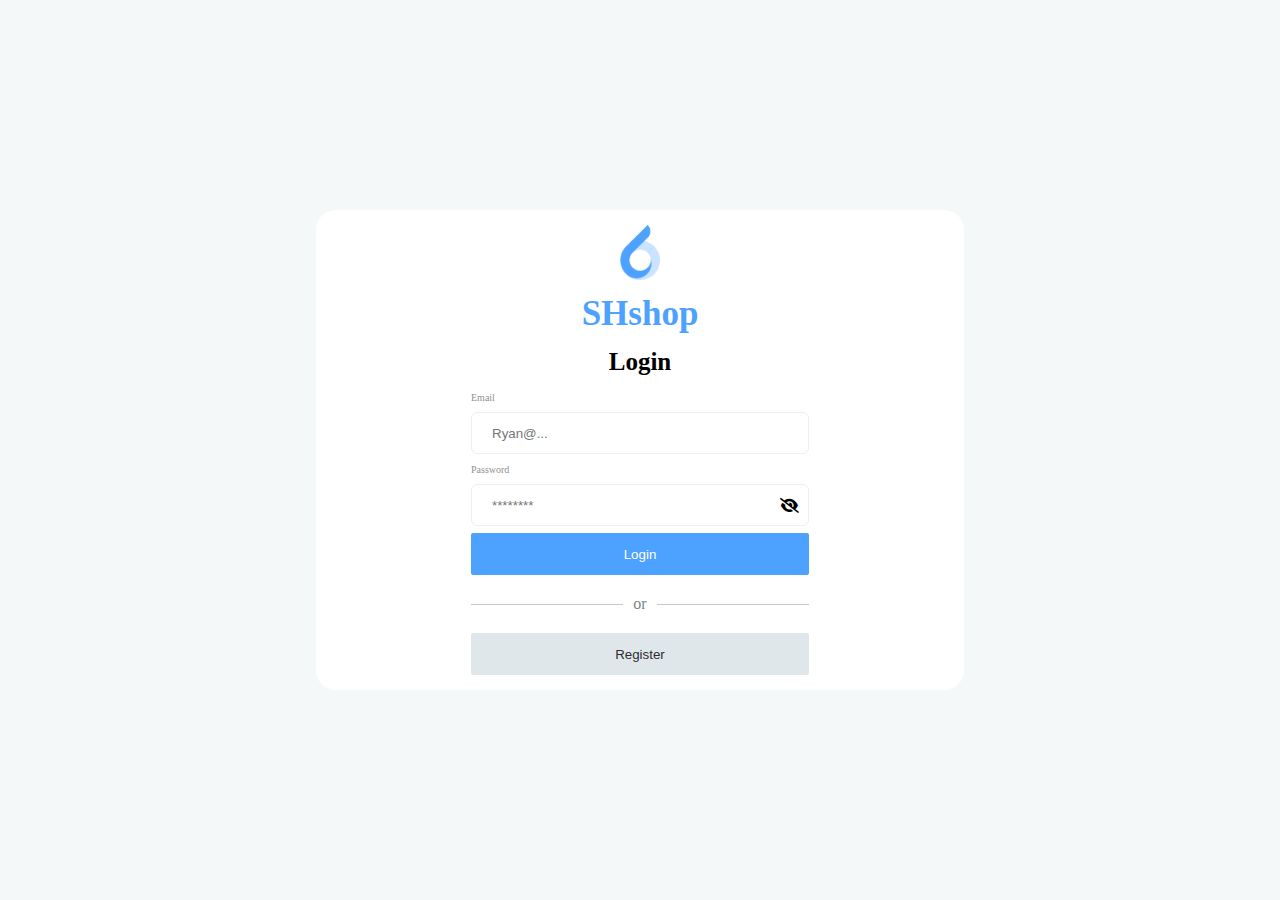
<file: src/pages/login/index.html>
<!DOCTYPE html>
<html lang="en">
  <head>
    <meta charset="UTF-8" />
    <meta http-equiv="X-UA-Compatible" content="IE=edge" />
    <meta name="viewport" content="width=device-width, initial-scale=1.0" />

    <link rel="stylesheet" href="./style.css" />
    <link rel="stylesheet" href="../../shared/styles/all.min.css" />
    <link
      rel="icon"
      type="image/x-icon"
      href="../../../public/images/brand-icon.ico"
    />
    <title>SHshop</title>
  </head>
  <body>
    <div class="login-page-ctn">
      <div class="login-box-ctn">
        <div class="brand-logo-ctn centred">
          <img
            class="brand-logo"
            src="../../../public/images/brand-logo.png"
            alt=""
          />
        </div>
        <div class="brand-name centred">SHshop</div>
        <div class="login-title-box centred">
          <span>Login</span>
        </div>
        <div class="login-fields-box-ctn centred">
          <form action="">
            <div class="text-field lefty"><label for="">Email</label></div>
            <div class="input-field">
              <input
                required
                type="email"
                class="field fully"
                placeholder="Ryan@..."
              />
            </div>
            <div class="text-field lefty"><label for="">Password</label></div>
            <div class="input-field input-pass">
              <input
                required
                type="password"
                name=""
                id=""
                class="field fully"
                placeholder="********"
              />
              <i class="fa-solid fa-eye-slash pass-icon"></i>
            </div>
            <div class="btn-ctn">
              <a href="../overview"
                ><button type="button" class="btn login-btn fully">Login</button></a
              >
            </div>
            <div class="divider-ctn">
              <div class="divider-line"></div>
              <div class="divider-text">or</div>
              <div class="divider-line"></div>
            </div>
            <div class="btn-ctn">
              <a href="../register">
                <button type="button" class="btn register-btn fully">
                  Register
                </button>
              </a>
            </div>
          </form>
        </div>
      </div>
    </div>
  </body>
</html>
</file>
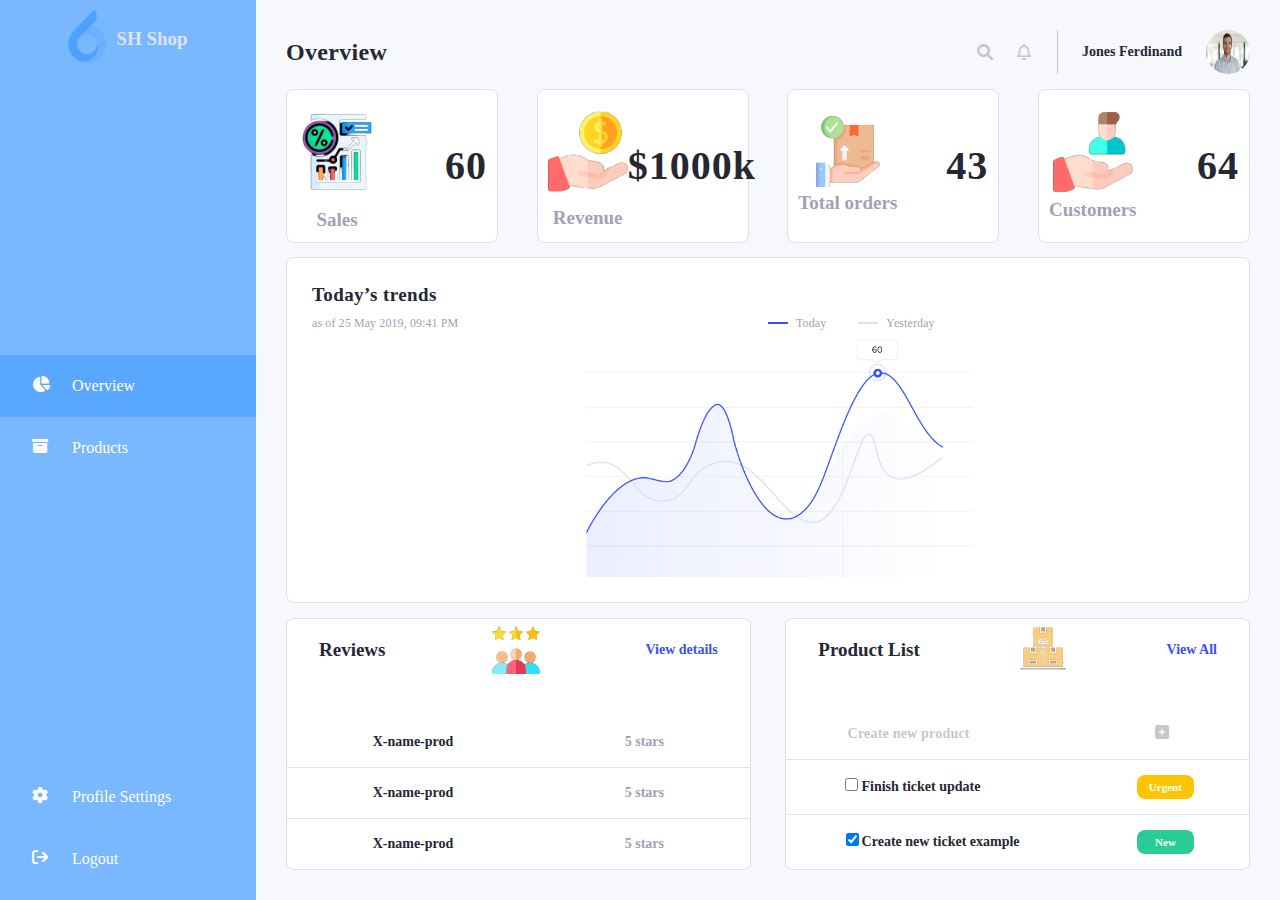
<file: src/pages/overview/index.html>
<!DOCTYPE html>
<html lang="en">
  <head>
    <meta charset="UTF-8" />
    <meta http-equiv="X-UA-Compatible" content="IE=edge" />
    <meta name="viewport" content="width=device-width, initial-scale=1.0" />
    <title>SHshop</title>
    <link rel="stylesheet" href="./style.css" />
    <link rel="stylesheet" href="../../shared/styles/all.min.css" />
  </head>
  <body>
    <div class="page-ctn fully">
      <!-- START SIDE BAR -->
      <div class="side-bar">
        <div class="brand-info centred">
          <div class="brand-logo-ctn">
            <img
              class="brand-logo"
              src="../../../public/images/brand-logo.png"
              alt=""
            />
          </div>
          <div class="brand-name">SH Shop</div>
        </div>

        <div class="entities-items">
          <a href="../overview" class="item selected">
            <div class="item-icon"><i class="fa-solid fa-chart-pie"></i></div>
            <div class="item-name">Overview</div>
          </a>

          <a href="../products/list/" class="item">
            <div class="item-icon"><i class="fa-solid fa-box-archive"></i></div>
            <div class="item-name">Products</div>
          </a>
        </div>

        <div class="account-items">
          <a href="../profile-settings" class="item">
            <div class="item-icon"><i class="fa-solid fa-gear"></i></div>
            <div class="item-name">Profile Settings</div>
          </a>
          <a href="../login" class="item">
            <div class="item-icon">
              <i class="fa-solid fa-arrow-right-from-bracket"></i>
            </div>

            <div class="item-name">Logout</div>
          </a>
        </div>
      </div>
      <!-- END SIDE BAR -->
      <!-- START CONTENT -->
      <div class="page-content">
        <div class="content-header">
          <div class="header-title">Overview</div>
          <div class="header-elements">
            <div class="header-icon">
              <i class="fa-solid fa-magnifying-glass"></i>
            </div>
            <div class="header-icon"><i class="fa-regular fa-bell"></i></div>
            <div class="divider"></div>
            <div class="user-name">Jones Ferdinand</div>
            <img
              class="profile-image"
              src="../../../public/images/profile-image.jpg"
              alt=""
            />
          </div>
        </div>
        <div class="cards-list-ctn">
          <div class="card">
            <div class="card-icon centred">
              <img
                class="icon"
                src="../../../public/images/sales-icon.png"
                alt=""
              />
              <div class="icon-title">Sales</div>
            </div>
            <div class="value">60</div>
          </div>

          <div class="card">
            <div class="card-icon centred">
              <img
                class="icon"
                src="../../../public/images/revenue-icon.png"
                alt=""
              />
              <div class="icon-title">Revenue</div>
            </div>
            <div class="value">$1000k</div>
          </div>

          <div class="card">
            <div class="card-icon centred">
              <img
                class="icon"
                src="../../../public/images/total-orders-icon.png"
                alt=""
              />
              <div class="icon-title">Total orders</div>
            </div>
            <div class="value">43</div>
          </div>

          <div class="card">
            <div class="card-icon centred">
              <img
                class="icon"
                src="../../../public/images/customers-icon.png"
                alt=""
              />
              <div class="icon-title">Customers</div>
            </div>
            <div class="value">64</div>
          </div>
        </div>

        <div class="stats-section-ctn">
          <div class="section-title">Today’s trends</div>
          <div class="stats-info">
            <div class="Stats-date">as of 25 May 2019, 09:41 PM</div>
            <div class="days-ctn">
              <div class="day">
                <div class="color" id="today"></div>
                <div class="day">Today</div>
              </div>
              <div class="day">
                <div class="color" id="yesterday"></div>
                <div class="day">Yesterday</div>
              </div>
            </div>
          </div>

          <div class="stats-image-ctn centred">
            <img
              src="../../../public/images/stats-image.png"
              alt=""
              class="stats-image"
            />
          </div>
        </div>

        <div class="reviews-products-section">
          <div class="box">
            <div class="box-header">
              <div class="box-title">Reviews</div>
              <img
                class="box-icon"
                src="../../../public/images/reviews-icon.png"
                alt=""
              />
              <div class="box-message">View details</div>
            </div>

            <div class="box-content">
              <div class="box-row">
                <div class="row-lef-text">X-name-prod</div>
                <div class="row-right-text">5 stars</div>
              </div>
              <div class="box-row">
                <div class="row-lef-text">X-name-prod</div>
                <div class="row-right-text">5 stars</div>
              </div>
              <div class="box-row">
                <div class="row-lef-text">X-name-prod</div>
                <div class="row-right-text">5 stars</div>
              </div>
            </div>
          </div>
          <div class="box">
            <div class="box-header">
              <div class="box-title">Product List</div>
              <img
                class="box-icon"
                src="../../../public/images/products-list-icon.png"
                alt=""
              />
              <div class="box-message">View All</div>
            </div>

            <div class="box-content">
              <div class="box-row">
                <div class="row-lef-text">Create new product</div>
                <div class="row-icon">
                  <i class="fa-solid fa-square-plus"></i>
                </div>
              </div>
              <div class="box-row">
                <div class="row-lef-text">
                  <input type="checkbox" />Finish ticket update
                </div>
                <div class="row-state centred" id="urgent">Urgent</div>
              </div>
              <div class="box-row">
                <div class="row-lef-text">
                  <input type="checkbox" checked name="" id="" />Create new
                  ticket example
                </div>
                <div class="row-state centred" id="new">New</div>
              </div>
            </div>
          </div>
        </div>
      </div>
      <!-- END CONTENT -->
    </div>
  </body>
</html>
</file>
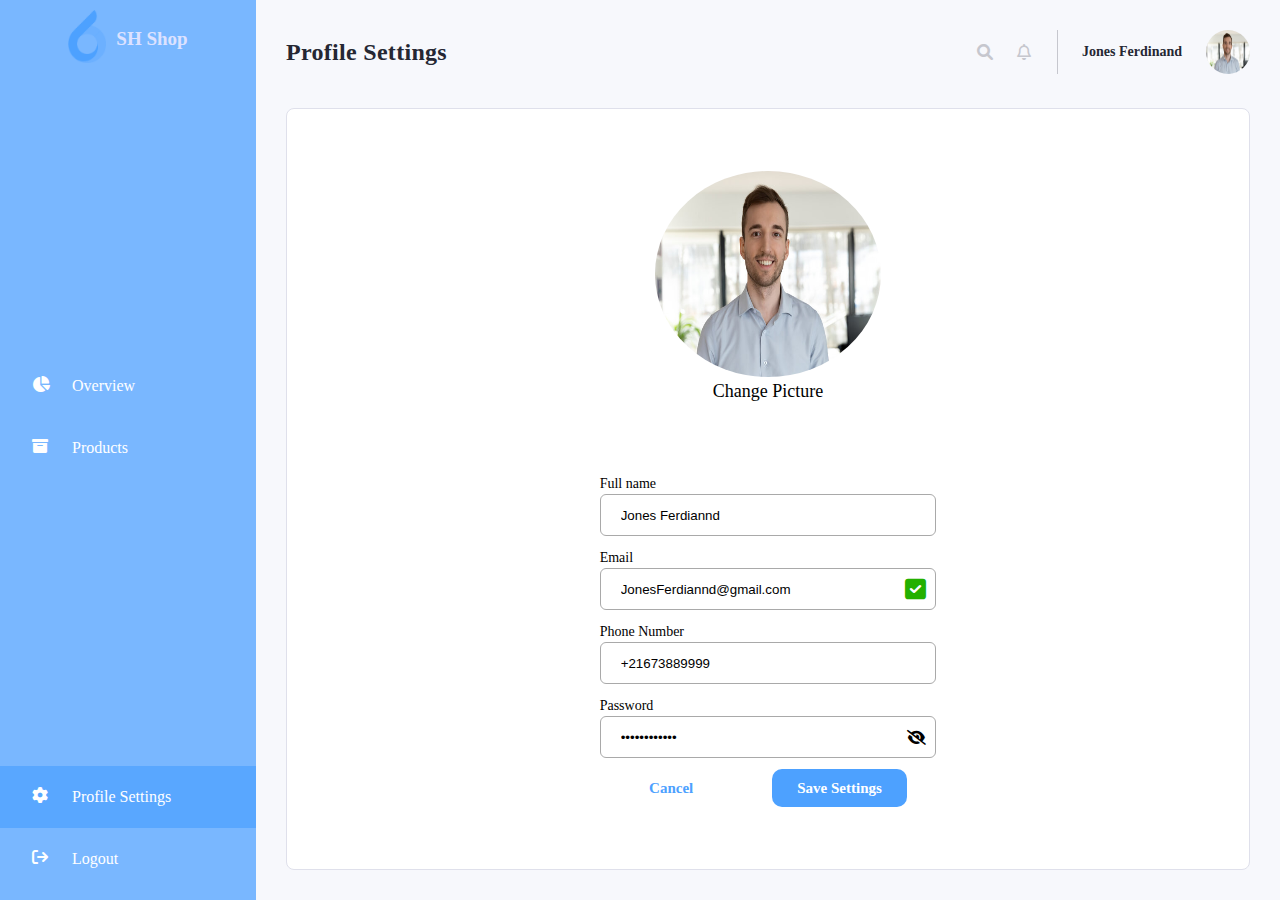
<file: src/pages/profile-settings/index.html>
<!DOCTYPE html>
<html lang="en">
  <head>
    <meta charset="UTF-8" />
    <meta http-equiv="X-UA-Compatible" content="IE=edge" />
    <meta name="viewport" content="width=device-width, initial-scale=1.0" />
    <title>SHshop</title>
    <link rel="stylesheet" href="./style.css" />
    <link rel="stylesheet" href="../../shared/styles/all.min.css" />
  </head>
  <body>
    <div class="page-ctn fully">
      <!-- START SIDE BAR -->
      <div class="side-bar">
        <div class="brand-info centred">
          <div class="brand-logo-ctn">
            <img
              class="brand-logo"
              src="../../../public/images/brand-logo.png"
              alt=""
            />
          </div>
          <div class="brand-name">SH Shop</div>
        </div>

        <div class="entities-items">
          <a href="../overview" class="item">
            <div class="item-icon centred">
              <i class="fa-solid fa-chart-pie"></i>
            </div>
            <div class="item-name">Overview</div>
          </a>

          <a href="../products/list" class="item">
            <div class="item-icon"><i class="fa-solid fa-box-archive"></i></div>
            <div class="item-name">Products</div>
          </a>
        </div>

        <div class="account-items">
          <a href="../profile-settings" class="item selected">
            <div class="item-icon"><i class="fa-solid fa-gear"></i></div>
            <div class="item-name">Profile Settings</div>
          </a>
          <a href="../login" class="item">
            <div class="item-icon">
              <i class="fa-solid fa-arrow-right-from-bracket"></i>
            </div>

            <div class="item-name">Logout</div>
          </a>
        </div>
      </div>
      <!-- END SIDE BAR -->
      <!-- START CONTENT -->
      <div class="page-content">
        <div class="content-header">
          <div class="header-title">Profile Settings</div>
          <div class="header-elements">
            <div class="header-icon">
              <i class="fa-solid fa-magnifying-glass"></i>
            </div>
            <div class="header-icon"><i class="fa-regular fa-bell"></i></div>
            <div class="divider"></div>
            <div class="user-name">Jones Ferdinand</div>
            <img
              class="profile-image"
              src="../../../public/images/profile-image.jpg"
              alt=""
            />
          </div>
        </div>

        <div class="profile-info-box-ctn">
          <div class="profile-image-ctn centred">
            <img
              class="profile-image"
              src="../../../public/images/profile-image.jpg"
              alt=""
            />
            <div class="edit-image-message">Change Picture</div>
          </div>

          <form action="" class="edit-profile-form">
            <div class="text-field lefty"><label for="">Full name</label></div>
            <div class="input-field">
              <input
                required
                type="text"
                value="Jones Ferdiannd"
                class="field fully"
              />
            </div>
            <div class="text-field lefty"><label for="">Email</label></div>
            <div class="input-field input-with-icon">
              <input
                required
                type="email"
                class="field fully"
                value="JonesFerdiannd@gmail.com"
              />
              <i id="tick" class="fa-solid fa-square-check icon"></i>
            </div>
            <div class="text-field lefty">
              <label for="">Phone Number</label>
            </div>
            <div class="input-field">
              <input
                required
                type="text"
                name=""
                id=""
                class="field fully"
                value="+21673889999"
              />
            </div>
            <div class="text-field lefty"><label for="">Password</label></div>
            <div class="input-field input-with-icon">
              <input
                required
                type="password"
                name=""
                id=""
                class="field fully"
                value="524658465465"
              />
              <i id="visibility" class="fa-solid fa-eye-slash icon"></i>
            </div>

            <div class="controls-row">
              <a class="btn-ctn" href="../overview">
                <button type="button" class="btn cancel-btn">Cancel</button>
              </a>
              <a class="btn-ctn" href="../overview">
                <button type="button" class="btn save-btn">
                  Save Settings
                </button>
              </a>
            </div>
          </form>
        </div>
      </div>
      <!-- END CONTENT -->
    </div>
  </body>
</html>
</file>
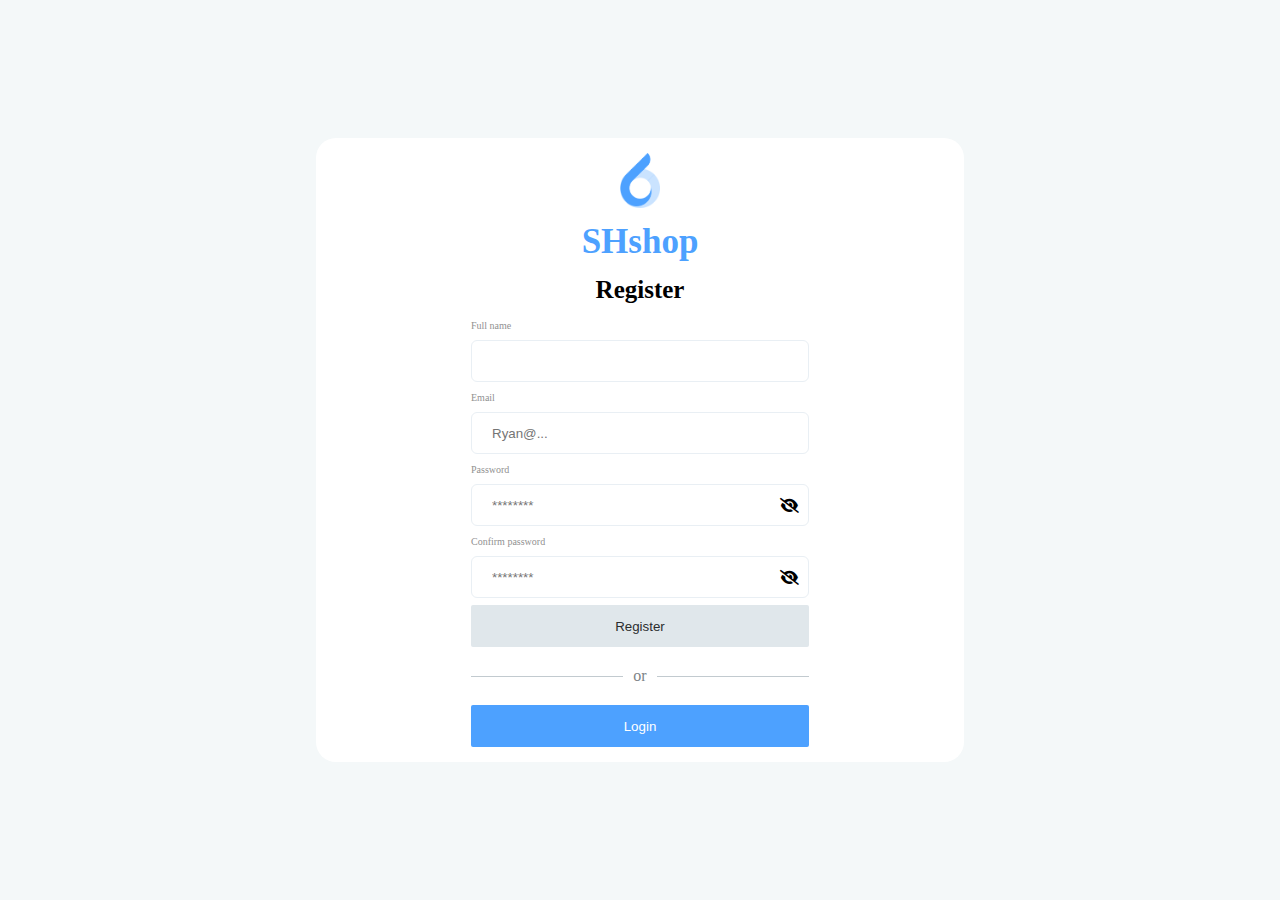
<file: src/pages/register/index.html>
<!DOCTYPE html>
<html lang="en">
  <head>
    <meta charset="UTF-8" />
    <meta http-equiv="X-UA-Compatible" content="IE=edge" />
    <meta name="viewport" content="width=device-width, initial-scale=1.0" />

    <link rel="stylesheet" href="./style.css" />
    <link rel="stylesheet" href="../../shared/styles/all.min.css" />
    <link
      rel="icon"
      type="image/x-icon"
      href="../../../public/images/brand-icon.ico"
    />
    <title>SHshop</title>
  </head>
  <body>
    <div class="registre-page-ctn">
      <div class="registre-box-ctn">
        <div class="brand-logo-ctn centred">
          <img
            class="brand-logo"
            src="../../../public/images/brand-logo.png"
            alt=""
          />
        </div>
        <div class="brand-name centred">SHshop</div>
        <div class="registre-title-box centred">
          <span>Register</span>
        </div>
        <div class="registre-fields-box-ctn centred">
          <form action="">
            <div class="text-field lefty"><label for="">Full name</label></div>
            <div class="input-field">
              <input required type="text" class="field fully" />
            </div>
            <div class="text-field lefty"><label for="">Email</label></div>
            <div class="input-field">
              <input
                required
                type="email"
                class="field fully"
                placeholder="Ryan@..."
              />
            </div>
            <div class="text-field lefty"><label for="">Password</label></div>
            <div class="input-field input-pass">
              <input
                required
                type="password"
                name=""
                id=""
                class="field fully"
                placeholder="********"
              />
              <i class="fa-solid fa-eye-slash pass-icon"></i>
            </div>
            <div class="text-field lefty">
              <label for="">Confirm password</label>
            </div>
            <div class="input-field input-pass">
              <input
                required
                type="password"
                name=""
                id=""
                class="field fully"
                placeholder="********"
              />
              <i class="fa-solid fa-eye-slash pass-icon"></i>
            </div>
            <div class="btn-ctn">
              <a href="../overview"
                ><button type="button" class="btn register-btn fully">
                  Register
                </button></a
              >
            </div>
            <div class="divider-ctn">
              <div class="divider-line"></div>
              <div class="divider-text">or</div>
              <div class="divider-line"></div>
            </div>
            <div class="btn-ctn">
              <a href="../login">
                <button type="button" class="btn login-btn fully">
                  Login
                </button></a
              >
            </div>
          </form>
        </div>
      </div>
    </div>
  </body>
</html>
</file>
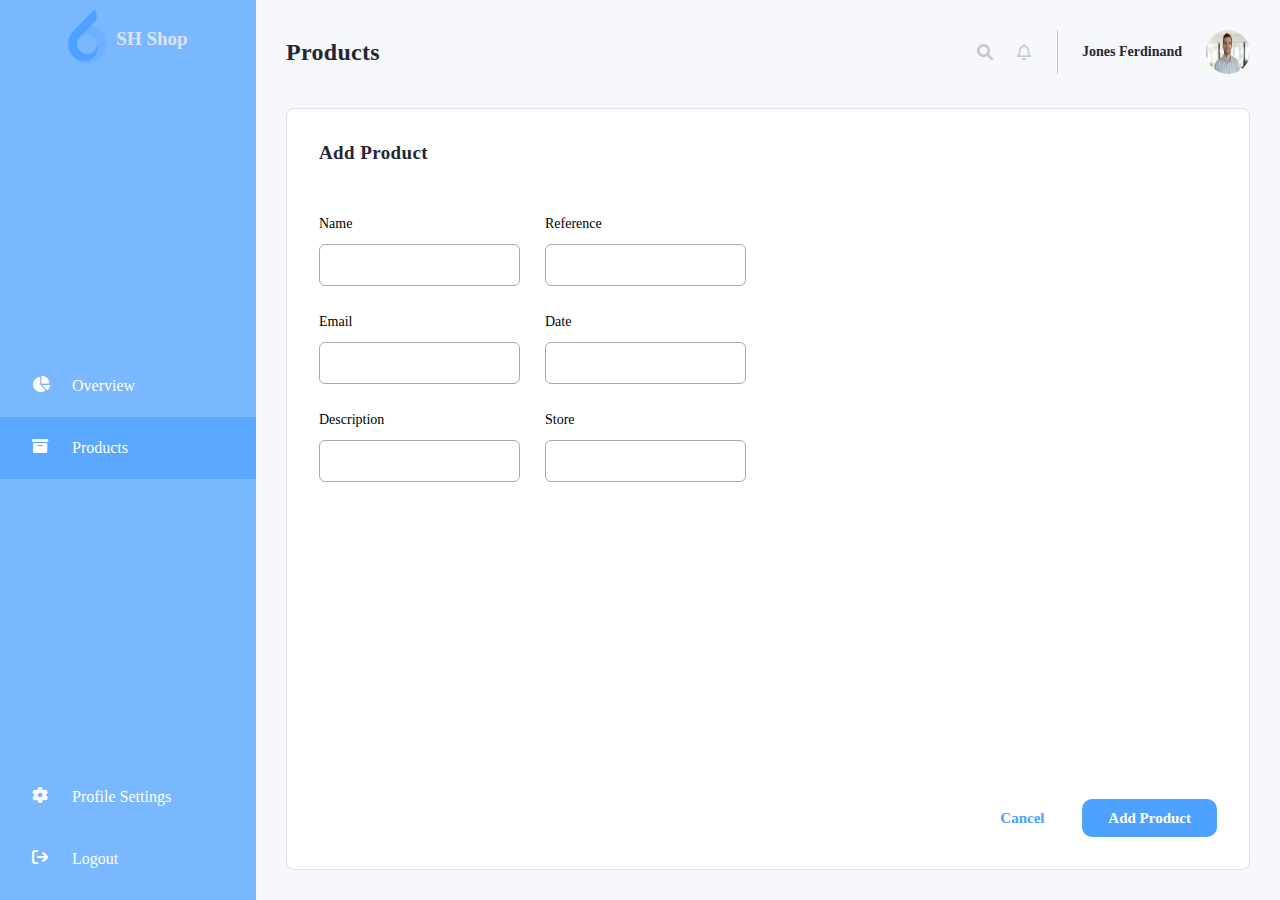
<file: src/pages/products/add/index.html>
<!DOCTYPE html>
<html lang="en">
  <head>
    <meta charset="UTF-8" />
    <meta http-equiv="X-UA-Compatible" content="IE=edge" />
    <meta name="viewport" content="width=device-width, initial-scale=1.0" />
    <title>SHshop</title>
    <link rel="stylesheet" href="./style.css" />
    <link rel="stylesheet" href="../../../shared/styles/all.min.css" />
  </head>
  <body>
    <div class="page-ctn fully">
      <!-- START SIDE BAR -->
      <div class="side-bar">
        <div class="brand-info centred">
          <div class="brand-logo-ctn">
            <img
              class="brand-logo"
              src="../../../../public/images/brand-logo.png"
              alt=""
            />
          </div>
          <div class="brand-name">SH Shop</div>
        </div>

        <div class="entities-items">
          <a href="../../overview/" class="item">
            <div class="item-icon centred">
              <i class="fa-solid fa-chart-pie"></i>
            </div>
            <div class="item-name">Overview</div>
          </a>

          <a href="../../products/list" class="item selected">
            <div class="item-icon"><i class="fa-solid fa-box-archive"></i></div>
            <div class="item-name">Products</div>
          </a>
        </div>

        <div class="account-items">
          <a href="../../profile-settings" class="item">
            <div class="item-icon"><i class="fa-solid fa-gear"></i></div>
            <div class="item-name">Profile Settings</div>
          </a>
          <a href="../../login" class="item">
            <div class="item-icon">
              <i class="fa-solid fa-arrow-right-from-bracket"></i>
            </div>

            <div class="item-name">Logout</div>
          </a>
        </div>
      </div>
      <!-- END SIDE BAR -->
      <!-- START CONTENT -->
      <div class="page-content">
        <div class="content-header">
          <div class="header-title">Products</div>
          <div class="header-elements">
            <div class="header-icon">
              <i class="fa-solid fa-magnifying-glass"></i>
            </div>
            <div class="header-icon"><i class="fa-regular fa-bell"></i></div>
            <div class="divider"></div>
            <div class="user-name">Jones Ferdinand</div>
            <img
              class="profile-image"
              src="../../../../public/images/profile-image.jpg"
              alt=""
            />
          </div>
        </div>

        <div class="section-box-ctn">
          <div class="box-start-side">
            <div class="section-title">Add Product</div>
            <form class="add-product-form">
              <div class="field-row">
                <div class="field-ctn">
                  <div class="text-field lefty"><label for="">Name</label></div>
                  <div class="input-field input-with-icon">
                    <input required type="text" class="field fully" />
                  </div>
                </div>
                <div class="field-ctn">
                  <div class="text-field lefty">
                    <label for="">Reference</label>
                  </div>
                  <div class="input-field input-with-icon">
                    <input required type="text" class="field fully" />
                  </div>
                </div>
              </div>
              <div class="field-row">
                <div class="field-ctn">
                  <div class="text-field lefty">
                    <label for="">Email</label>
                  </div>
                  <div class="input-field input-with-icon">
                    <input required type="email" class="field fully" />
                  </div>
                </div>
                <div class="field-ctn">
                  <div class="text-field lefty"><label for="">Date</label></div>
                  <div class="input-field input-with-icon">
                    <input required type="text" class="field fully" />
                  </div>
                </div>
              </div>
              <div class="field-row">
                <div class="field-ctn">
                  <div class="text-field lefty">
                    <label for="">Description</label>
                  </div>
                  <div class="input-field input-with-icon">
                    <input required type="text" class="field fully" />
                  </div>
                </div>
                <div class="field-ctn">
                  <div class="text-field lefty">
                    <label for="">Store</label>
                  </div>
                  <div class="input-field input-with-icon">
                    <input required type="text" class="field fully" />
                  </div>
                </div>
              </div>
            </form>
          </div>

          <div class="controls-row">
            <a class="btn-ctn" href="../list/">
              <button type="button" class="btn cancel-btn">Cancel</button>
            </a>
            <a class="btn-ctn" href="../list/">
              <button type="button" class="btn save-btn">Add Product</button>
            </a>
          </div>
        </div>
      </div>
      <!-- END CONTENT -->
    </div>
  </body>
</html>
</file>
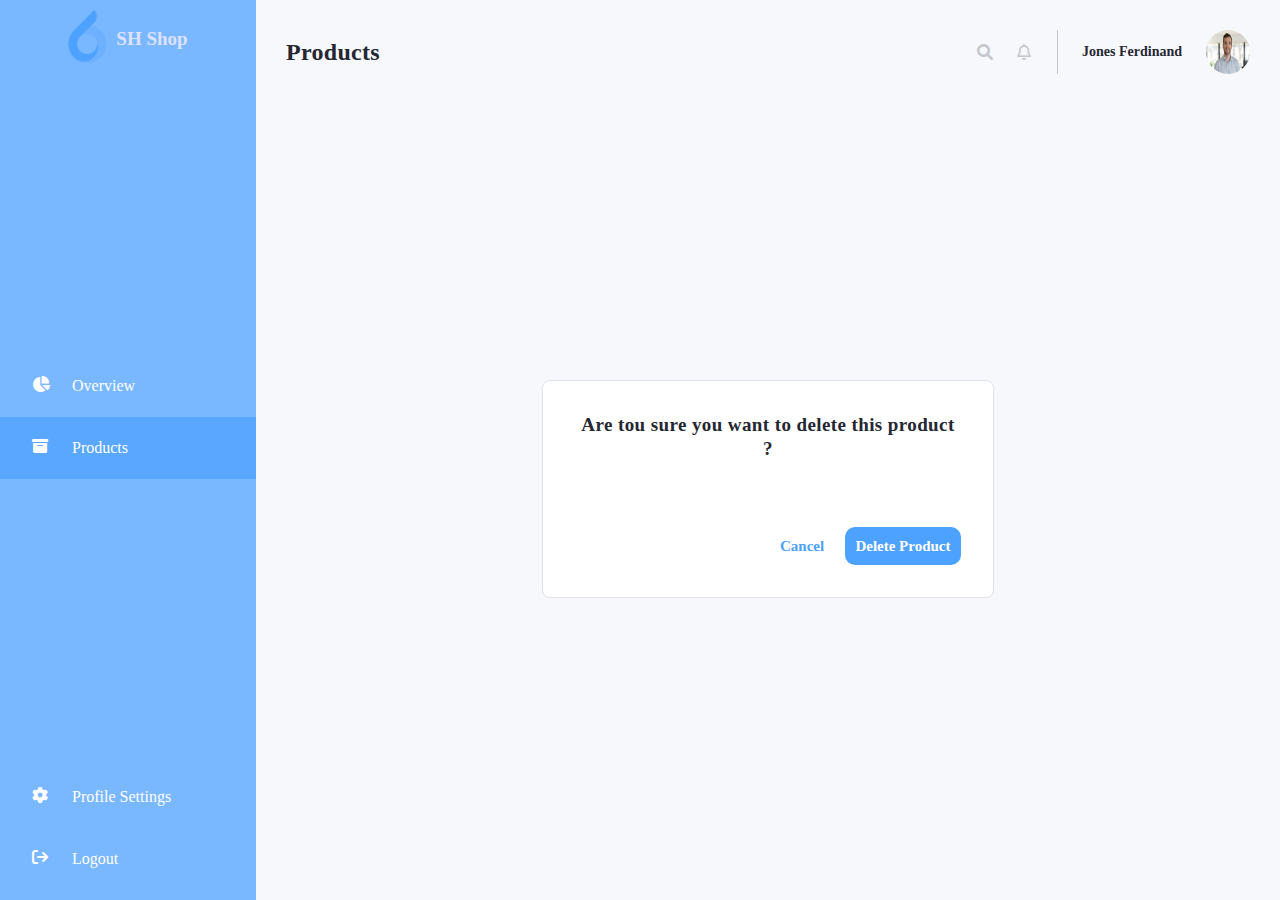
<file: src/pages/products/delete/index.html>
<!DOCTYPE html>
<html lang="en">
  <head>
    <meta charset="UTF-8" />
    <meta http-equiv="X-UA-Compatible" content="IE=edge" />
    <meta name="viewport" content="width=device-width, initial-scale=1.0" />
    <title>SHshop</title>
    <link rel="stylesheet" href="./style.css" />
    <link rel="stylesheet" href="../../../shared/styles/all.min.css" />
  </head>
  <body>
    <div class="page-ctn fully">
      <!-- START SIDE BAR -->
      <div class="side-bar">
        <div class="brand-info centred">
          <div class="brand-logo-ctn">
            <img
              class="brand-logo"
              src="../../../../public/images/brand-logo.png"
              alt=""
            />
          </div>
          <div class="brand-name">SH Shop</div>
        </div>

        <div class="entities-items">
          <a href="../../overview/" class="item">
            <div class="item-icon centred">
              <i class="fa-solid fa-chart-pie"></i>
            </div>
            <div class="item-name">Overview</div>
          </a>

          <a href="../../products/list" class="item selected">
            <div class="item-icon"><i class="fa-solid fa-box-archive"></i></div>
            <div class="item-name">Products</div>
          </a>
        </div>

        <div class="account-items">
          <a href="../../profile-settings" class="item">
            <div class="item-icon"><i class="fa-solid fa-gear"></i></div>
            <div class="item-name">Profile Settings</div>
          </a>
          <a href="../../login" class="item">
            <div class="item-icon">
              <i class="fa-solid fa-arrow-right-from-bracket"></i>
            </div>

            <div class="item-name">Logout</div>
          </a>
        </div>
      </div>
      <!-- END SIDE BAR -->
      <!-- START CONTENT -->
      <div class="page-content">
        <div class="content-header">
          <div class="header-title">Products</div>
          <div class="header-elements">
            <div class="header-icon">
              <i class="fa-solid fa-magnifying-glass"></i>
            </div>
            <div class="header-icon"><i class="fa-regular fa-bell"></i></div>
            <div class="divider"></div>
            <div class="user-name">Jones Ferdinand</div>
            <img
              class="profile-image"
              src="../../../../public/images/profile-image.jpg"
              alt=""
            />
          </div>
        </div>

        <div class="section-ctn">
          <div class="confirmation-box-ctn">
            <div class="section-title centred">
              Are tou sure you want to delete this product ?
            </div>

            <div class="controls-row">
              <a class="btn-ctn" href="../list/">
                <button type="button" class="btn cancel-btn">Cancel</button>
              </a>
              <a class="btn-ctn" href="../list/">
                <button type="button" class="btn save-btn">
                  Delete Product
                </button>
              </a>
            </div>
          </div>
        </div>
      </div>
      <!-- END CONTENT -->
    </div>
  </body>
</html>
</file>
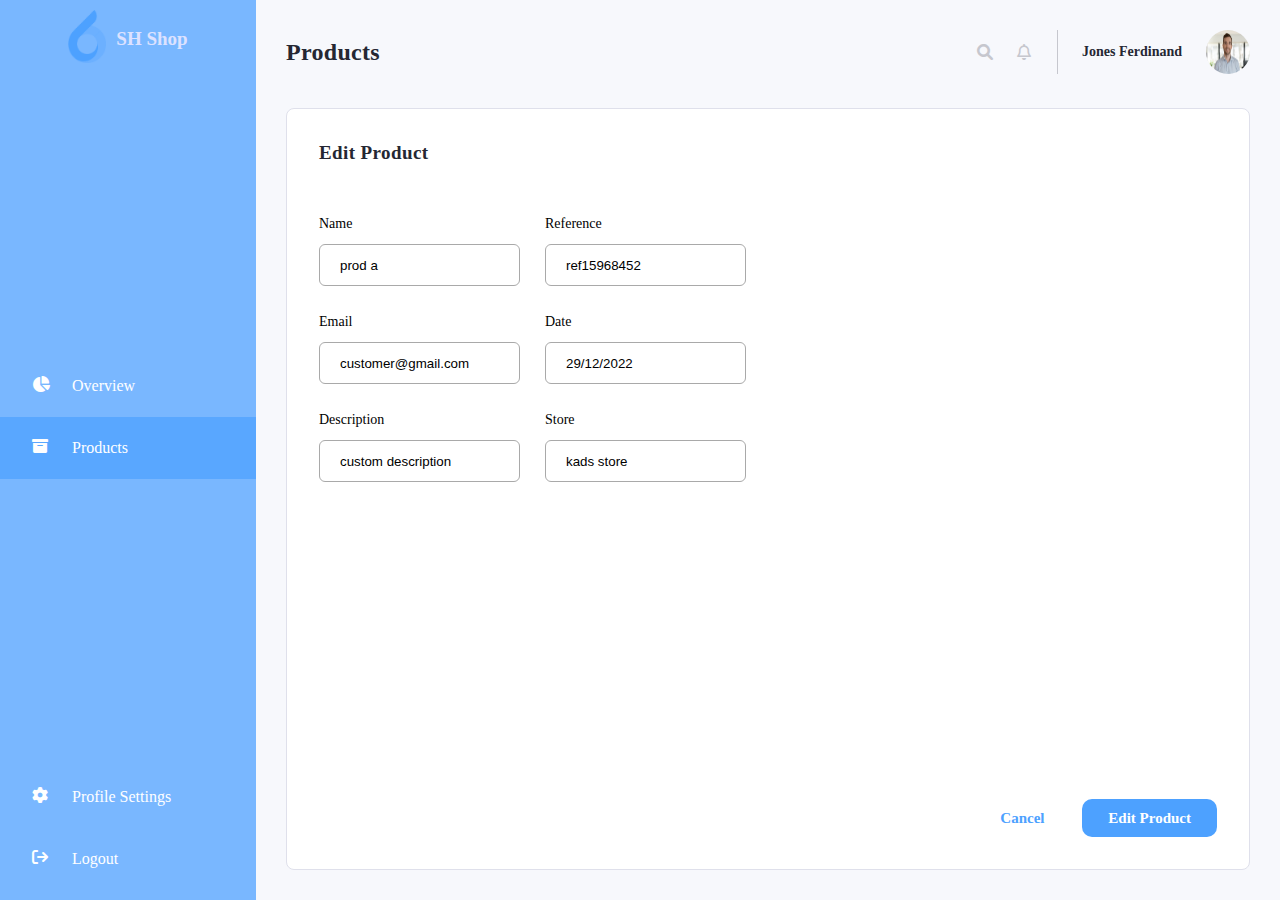
<file: src/pages/products/edit/index.html>
<!DOCTYPE html>
<html lang="en">
  <head>
    <meta charset="UTF-8" />
    <meta http-equiv="X-UA-Compatible" content="IE=edge" />
    <meta name="viewport" content="width=device-width, initial-scale=1.0" />
    <title>SHshop</title>
    <link rel="stylesheet" href="./style.css" />
    <link rel="stylesheet" href="../../../shared/styles/all.min.css" />
  </head>
  <body>
    <div class="page-ctn fully">
      <!-- START SIDE BAR -->
      <div class="side-bar">
        <div class="brand-info centred">
          <div class="brand-logo-ctn">
            <img
              class="brand-logo"
              src="../../../../public/images/brand-logo.png"
              alt=""
            />
          </div>
          <div class="brand-name">SH Shop</div>
        </div>

        <div class="entities-items">
          <a href="../../overview/" class="item">
            <div class="item-icon centred">
              <i class="fa-solid fa-chart-pie"></i>
            </div>
            <div class="item-name">Overview</div>
          </a>

          <a href="../../products/list" class="item selected">
            <div class="item-icon"><i class="fa-solid fa-box-archive"></i></div>
            <div class="item-name">Products</div>
          </a>
        </div>

        <div class="account-items">
          <a href="../../profile-settings" class="item">
            <div class="item-icon"><i class="fa-solid fa-gear"></i></div>
            <div class="item-name">Profile Settings</div>
          </a>
          <a href="../../login" class="item">
            <div class="item-icon">
              <i class="fa-solid fa-arrow-right-from-bracket"></i>
            </div>

            <div class="item-name">Logout</div>
          </a>
        </div>
      </div>
      <!-- END SIDE BAR -->
      <!-- START CONTENT -->
      <div class="page-content">
        <div class="content-header">
          <div class="header-title">Products</div>
          <div class="header-elements">
            <div class="header-icon">
              <i class="fa-solid fa-magnifying-glass"></i>
            </div>
            <div class="header-icon"><i class="fa-regular fa-bell"></i></div>
            <div class="divider"></div>
            <div class="user-name">Jones Ferdinand</div>
            <img
              class="profile-image"
              src="../../../../public/images/profile-image.jpg"
              alt=""
            />
          </div>
        </div>

        <div class="section-box-ctn">
          <div class="box-start-side">
            <div class="section-title">Edit Product</div>
            <form class="add-product-form">
              <div class="field-row">
                <div class="field-ctn">
                  <div class="text-field lefty"><label for="">Name</label></div>
                  <div class="input-field input-with-icon">
                    <input
                      required
                      type="text"
                      class="field fully"
                      value="prod a"
                    />
                  </div>
                </div>
                <div class="field-ctn">
                  <div class="text-field lefty">
                    <label for="">Reference</label>
                  </div>
                  <div class="input-field input-with-icon">
                    <input
                      required
                      type="text"
                      class="field fully"
                      value="ref15968452"
                    />
                  </div>
                </div>
              </div>
              <div class="field-row">
                <div class="field-ctn">
                  <div class="text-field lefty">
                    <label for="">Email</label>
                  </div>
                  <div class="input-field input-with-icon">
                    <input
                      required
                      type="email"
                      class="field fully"
                      value="customer@gmail.com"
                    />
                  </div>
                </div>
                <div class="field-ctn">
                  <div class="text-field lefty"><label for="">Date</label></div>
                  <div class="input-field input-with-icon">
                    <input
                      required
                      type="text"
                      class="field fully"
                      value="29/12/2022"
                    />
                  </div>
                </div>
              </div>
              <div class="field-row">
                <div class="field-ctn">
                  <div class="text-field lefty">
                    <label for="">Description</label>
                  </div>
                  <div class="input-field input-with-icon">
                    <input
                      required
                      type="text"
                      class="field fully"
                      value="custom description"
                    />
                  </div>
                </div>
                <div class="field-ctn">
                  <div class="text-field lefty">
                    <label for="">Store</label>
                  </div>
                  <div class="input-field input-with-icon">
                    <input
                      required
                      type="text"
                      class="field fully"
                      value="kads store"
                    />
                  </div>
                </div>
              </div>
            </form>
          </div>

          <div class="controls-row">
            <a class="btn-ctn" href="../list">
              <button type="button" class="btn cancel-btn">Cancel</button>
            </a>
            <a class="btn-ctn" href="../list">
              <button type="button" class="btn save-btn">Edit Product</button>
            </a>
          </div>
        </div>
      </div>
      <!-- END CONTENT -->
    </div>
  </body>
</html>
</file>
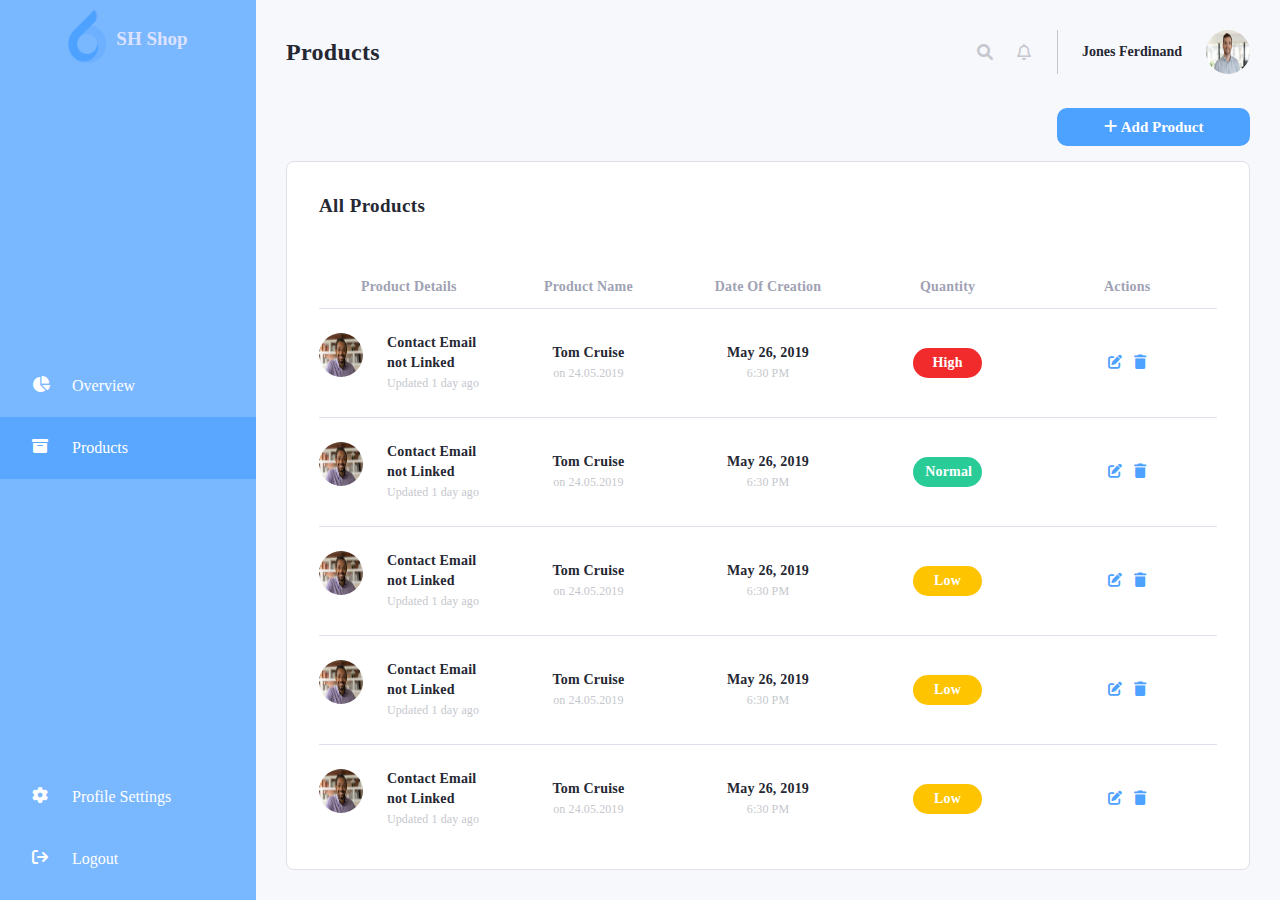
<file: src/pages/products/list/index.html>
<!DOCTYPE html>
<html lang="en">
  <head>
    <meta charset="UTF-8" />
    <meta http-equiv="X-UA-Compatible" content="IE=edge" />
    <meta name="viewport" content="width=device-width, initial-scale=1.0" />
    <title>SHshop</title>
    <link rel="stylesheet" href="./style.css" />
    <link rel="stylesheet" href="../../../shared/styles/all.min.css" />
  </head>
  <body>
    <div class="page-ctn fully">
      <!-- START SIDE BAR -->
      <div class="side-bar">
        <div class="brand-info centred">
          <div class="brand-logo-ctn">
            <img
              class="brand-logo"
              src="../../../../public/images/brand-logo.png"
              alt=""
            />
          </div>
          <div class="brand-name">SH Shop</div>
        </div>

        <div class="entities-items">
          <a href="../../overview/" class="item">
            <div class="item-icon centred">
              <i class="fa-solid fa-chart-pie"></i>
            </div>
            <div class="item-name">Overview</div>
          </a>

          <a href="../../products/list" class="item selected">
            <div class="item-icon"><i class="fa-solid fa-box-archive"></i></div>
            <div class="item-name">Products</div>
          </a>
        </div>

        <div class="account-items">
          <a href="../../profile-settings" class="item">
            <div class="item-icon"><i class="fa-solid fa-gear"></i></div>
            <div class="item-name">Profile Settings</div>
          </a>
          <a href="../../login" class="item">
            <div class="item-icon">
              <i class="fa-solid fa-arrow-right-from-bracket"></i>
            </div>

            <div class="item-name">Logout</div>
          </a>
        </div>
      </div>
      <!-- END SIDE BAR -->
      <!-- START CONTENT -->
      <div class="page-content">
        <div class="content-header">
          <div class="header-title">Products</div>
          <div class="header-elements">
            <div class="header-icon">
              <i class="fa-solid fa-magnifying-glass"></i>
            </div>
            <div class="header-icon"><i class="fa-regular fa-bell"></i></div>
            <div class="divider"></div>
            <div class="user-name">Jones Ferdinand</div>
            <img
              class="profile-image"
              src="../../../../public/images/profile-image.jpg"
              alt=""
            />
          </div>
        </div>

        <div class="controls-row">
          <a class="btn-ctn" href="../add">
            <button class="add-btn"> <i class="fa-solid fa-plus"></i> Add Product</button>
          </a>
        </div>

        <div class="products-list-box-ctn">
          <div class="list-title">All Products</div>
          <div class="list-header">
            <div class="header-item centred">Product Details</div>
            <div class="header-item centred">Product Name</div>
            <div class="header-item centred">Date Of Creation</div>
            <div class="header-item centred">Quantity</div>
            <div class="header-item centred">Actions</div>
          </div>

         <div class="products-rows-ctn">
            <div class="product-row">
                <div class="col">
                  <img src="../../../../public/images/prod-image-1.jpg" alt="" />
                  <div class="col-value">
                    Contact Email not Linked
                    <br />
                    <span class="date">Updated 1 day ago</span>
                  </div>
                </div>
                <div class="col centred">
                  <div class="col-value">
                    Tom Cruise
                    <br />
                    <span class="date">on 24.05.2019</span>
                  </div>
                </div>
                <div class="col centred">
                  <div class="col-value">
                    May 26, 2019
                    <br />
                    <span class="date">6:30 PM</span>
                  </div>
                </div>
                <div class="col centred">
                  <div class="col-value">
                    <div class="quantity" id="high">High</div>
                  </div>
                </div>
    
                <div class="col centred">
                  <div class="col-value">
                    <a href="../edit">
                      <i class="fa-solid fa-pen-to-square action-icon"></i>
                    </a>
    
                    <a href="../delete">
                      <i class="fa-solid fa-trash action-icon"></i>
                    </a>
                  </div>
                </div>
              </div>
              <div class="product-row">
                <div class="col">
                  <img src="../../../../public/images/prod-image-1.jpg" alt="" />
                  <div class="col-value">
                    Contact Email not Linked
                    <br />
                    <span class="date">Updated 1 day ago</span>
                  </div>
                </div>
                <div class="col centred">
                  <div class="col-value">
                    Tom Cruise
                    <br />
                    <span class="date">on 24.05.2019</span>
                  </div>
                </div>
                <div class="col centred">
                  <div class="col-value">
                    May 26, 2019
                    <br />
                    <span class="date">6:30 PM</span>
                  </div>
                </div>
                <div class="col centred">
                  <div class="col-value">
                    <div class="quantity" id="normal">Normal</div>
                  </div>
                </div>
    
                <div class="col centred">
                  <div class="col-value">
                    <a href="../edit">
                      <i class="fa-solid fa-pen-to-square action-icon"></i>
                    </a>
    
                    <a href="../delete">
                      <i class="fa-solid fa-trash action-icon"></i>
                    </a>
                  </div>
                </div>
              </div>
              <div class="product-row">
                <div class="col">
                  <img src="../../../../public/images/prod-image-1.jpg" alt="" />
                  <div class="col-value">
                    Contact Email not Linked
                    <br />
                    <span class="date">Updated 1 day ago</span>
                  </div>
                </div>
                <div class="col centred">
                  <div class="col-value">
                    Tom Cruise
                    <br />
                    <span class="date">on 24.05.2019</span>
                  </div>
                </div>
                <div class="col centred">
                  <div class="col-value">
                    May 26, 2019
                    <br />
                    <span class="date">6:30 PM</span>
                  </div>
                </div>
                <div class="col centred">
                  <div class="col-value">
                    <div class="quantity" id="low">Low</div>
                  </div>
                </div>
    
                <div class="col centred">
                  <div class="col-value">
                    <a href="../edit">
                      <i class="fa-solid fa-pen-to-square action-icon"></i>
                    </a>
    
                    <a href="../delete">
                      <i class="fa-solid fa-trash action-icon"></i>
                    </a>
                  </div>
                </div>
              </div>
              <div class="product-row">
                <div class="col">
                  <img src="../../../../public/images/prod-image-1.jpg" alt="" />
                  <div class="col-value">
                    Contact Email not Linked
                    <br />
                    <span class="date">Updated 1 day ago</span>
                  </div>
                </div>
                <div class="col centred">
                  <div class="col-value">
                    Tom Cruise
                    <br />
                    <span class="date">on 24.05.2019</span>
                  </div>
                </div>
                <div class="col centred">
                  <div class="col-value">
                    May 26, 2019
                    <br />
                    <span class="date">6:30 PM</span>
                  </div>
                </div>
                <div class="col centred">
                  <div class="col-value">
                    <div class="quantity" id="low">Low</div>
                  </div>
                </div>
    
                <div class="col centred">
                  <div class="col-value">
                    <a href="../edit">
                      <i class="fa-solid fa-pen-to-square action-icon"></i>
                    </a>
    
                    <a href="../delete">
                      <i class="fa-solid fa-trash action-icon"></i>
                    </a>
                  </div>
                </div>
              </div>
              <div class="product-row">
                <div class="col">
                  <img src="../../../../public/images/prod-image-1.jpg" alt="" />
                  <div class="col-value">
                    Contact Email not Linked
                    <br />
                    <span class="date">Updated 1 day ago</span>
                  </div>
                </div>
                <div class="col centred">
                  <div class="col-value">
                    Tom Cruise
                    <br />
                    <span class="date">on 24.05.2019</span>
                  </div>
                </div>
                <div class="col centred">
                  <div class="col-value">
                    May 26, 2019
                    <br />
                    <span class="date">6:30 PM</span>
                  </div>
                </div>
                <div class="col centred">
                  <div class="col-value">
                    <div class="quantity" id="low">Low</div>
                  </div>
                </div>
    
                <div class="col centred">
                  <div class="col-value">
                    <a href="../edit">
                      <i class="fa-solid fa-pen-to-square action-icon"></i>
                    </a>
    
                    <a href="../delete">
                      <i class="fa-solid fa-trash action-icon"></i>
                    </a>
                  </div>
                </div>
              </div>
              <div class="product-row">
                <div class="col">
                  <img src="../../../../public/images/prod-image-1.jpg" alt="" />
                  <div class="col-value">
                    Contact Email not Linked
                    <br />
                    <span class="date">Updated 1 day ago</span>
                  </div>
                </div>
                <div class="col centred">
                  <div class="col-value">
                    Tom Cruise
                    <br />
                    <span class="date">on 24.05.2019</span>
                  </div>
                </div>
                <div class="col centred">
                  <div class="col-value">
                    May 26, 2019
                    <br />
                    <span class="date">6:30 PM</span>
                  </div>
                </div>
                <div class="col centred">
                  <div class="col-value">
                    <div class="quantity" id="low">Low</div>
                  </div>
                </div>
    
                <div class="col centred">
                  <div class="col-value">
                    <a href="../edit">
                      <i class="fa-solid fa-pen-to-square action-icon"></i>
                    </a>
    
                    <a href="../delete">
                      <i class="fa-solid fa-trash action-icon"></i>
                    </a>
                  </div>
                </div>
              </div>
              <div class="product-row">
                <div class="col">
                  <img src="../../../../public/images/prod-image-1.jpg" alt="" />
                  <div class="col-value">
                    Contact Email not Linked
                    <br />
                    <span class="date">Updated 1 day ago</span>
                  </div>
                </div>
                <div class="col centred">
                  <div class="col-value">
                    Tom Cruise
                    <br />
                    <span class="date">on 24.05.2019</span>
                  </div>
                </div>
                <div class="col centred">
                  <div class="col-value">
                    May 26, 2019
                    <br />
                    <span class="date">6:30 PM</span>
                  </div>
                </div>
                <div class="col centred">
                  <div class="col-value">
                    <div class="quantity" id="low">Low</div>
                  </div>
                </div>
    
                <div class="col centred">
                  <div class="col-value">
                    <a href="../edit">
                      <i class="fa-solid fa-pen-to-square action-icon"></i>
                    </a>
    
                    <a href="../delete">
                      <i class="fa-solid fa-trash action-icon"></i>
                    </a>
                  </div>
                </div>
              </div>
         </div>
        </div>
      </div>
      <!-- END CONTENT -->
    </div>
  </body>
</html>
</file>
<file: src/pages/login/style.css>
:root {
    --background: #f4f8f9;
    --main-color: #4da1ff;
    --grey-1: #e0e7eb;
    --grey-2: #7d8488;
    --grey-3: #c2cacf;
    --black-1: #2b2d2e;
}

body {
    height: 100vh;
    width: 100%;
    padding: 0px;
    margin: 0px;
}
.centred {
    text-align: center;
}

.fully {
    width: 100%;
    height: 100%;
}

.lefty {
    text-align: left;
}

.righty {
    text-align: right;
}

.login-page-ctn {
    height: 100%;
    width: 100%;
    background-color: var(--background);
    display: flex;
    justify-content: center;
    align-items: center;
}
.login-box-ctn {
    padding: 15px 155px;
    width: 338px; 
    background-color: #ffff;
    border-radius: 20px;
}

.brand-logo-ctn {
    margin-bottom: 10px;
}

.brand-logo {
    width: 40px;
    height: auto;
}

.brand-name {
    font-family: "Poppins";
    font-style: normal;
    font-weight: bold;
    font-size: 35px;
    color: var(--main-color);
    margin-bottom: 5px;
}

.login-title-box {
    font-family: "Poppins";
    font-style: normal;
    font-weight: 600;
    font-size: 25px;
    line-height: 45px;
    margin-bottom: 5px;
}

.text-field {
    font-family: "Poppins";
    font-style: normal;
    font-weight: 400;
    font-size: 10px;
    line-height: 18px;
    color: #919191;
    margin-bottom: 5px;
}
.login-field-box {
    margin-bottom: 7px;
}

.input-field {
    margin-bottom: 7px;
    height: 42px;
}

.field {
    box-sizing: border-box;
    border: 1px solid #e9eff4;
    border-radius: 6px;
    padding-left: 20px;
}

.field:hover {
    border: 1px solid var(--main-color);
}

.btn-ctn {
    height: 42px;
}

.btn {
    padding: 12px 48px;
    border-radius: 2px;
    cursor: pointer;
    border: 0px;
}

.login-btn {
    background-color: var(--main-color);
    color: #ffff;
}

.login-btn:hover {
    background-color: #1c7dec;
}

.register-btn {
    background-color: var(--grey-1);
    color: var(--black-1);
}

.register-btn:hover {
    background-color: #c2c6c9;
}

.divider-ctn {
    width: 100%;
    padding: 20px 0;
    display: flex;
    align-items: center;
    justify-content: space-between;
}

.divider-line {
    flex-basis: 45%;
    height: 1px;
    background-color: var(--grey-3);
}

.divider-text {
    color: var(--grey-2);
}

.input-pass {
    position: relative;
}
.pass-icon {
    position: absolute;
    font-size: 15px;
    top: calc(50% - 7.5px);
    right: 3%;
}
</file>
<file: src/pages/overview/style.css>
:root {
    --main-color: #4da1ff;
    --blue-1: #4da0ffc0;
    --blue-2: #dde2ff;
    --blue-3: #4da0ffb7;
    --blue-5: #3751ff;
    --white-1: #fff;
    --white-2: #f7f8fc;
    --black-1: #000;
    --black-2: #252733;
    --grey-1: #c6c7ce;
    --grey-2: #dfe0eb;
    --grey-3: #9fa2b4;
    --grey-4: #c5c7cd;
    --yellow-1: #fec400;
    --green-1: #29cc97;
}

body {
    height: 100vh;
    width: 100vw;
    padding: 0px;
    margin: 0;
}
.centred {
    text-align: center;
}

.fully {
    width: 100%;
    height: 100%;
}

.lefty {
    text-align: left;
}

.righty {
    text-align: right;
}

.page-ctn {
    display: flex;
}

/* START SIDE BAR */
.side-bar {
    box-sizing: border-box;
    flex-basis: 20%;
    height: 100%;
    /* background-color: yellow; */
    background-color: var(--blue-1);
    padding: 10px 0px;
    display: flex;
    flex-direction: column;
    justify-content: space-between;
}

.brand-info {
    display: flex;
    align-items: center;
    justify-content: center;
    column-gap: 10px;
}

.brand-logo {
    width: 38px;
    height: auto;
}

.brand-name {
    font-family: "Mulish";
    font-style: normal;
    font-weight: 700;
    font-size: 19px;
    line-height: 24px;
    color: var(--blue-2);
}

.item {
    box-sizing: border-box;
    width: 100%;
    display: flex;
    padding: 21px 0px 21px 32px;
    column-gap: 24px;
    color: var(--white-1);
    cursor: pointer;
    text-decoration: none;
}

.item.selected {
    background-color: var(--blue-3);
}

.item:hover {
    background-color: var(--blue-3);
}

.item-icon {
    width: 16px;
    height: 16px;
}

.item-name {
    font-family: "Mulish";
    font-style: normal;
    font-weight: 400;
    font-size: 16px;
    line-height: 20px;
}
/* END SIDE BAR */

/* START PAGE CONTENT */
.page-content {
    flex: 1;
    padding: 30px;
    background-color: var(--white-2);
    display: flex;
    flex-direction: column;
    justify-content: space-between;
}

.content-header {
    flex-basis: 3%;
    display: flex;
    align-items: center;
    justify-content: space-between;
}

.header-title {
    font-family: "Mulish";
    font-style: normal;
    font-weight: 700;
    font-size: 24px;
    line-height: 30px;
    letter-spacing: 0.3px;
    color: var(--black-2);
}

.header-elements {
    display: flex;
    justify-content: space-between;
    column-gap: 24px;
    height: 100%;
    align-items: center;
}

.header-icon {
    color: var(--grey-1);
    width: 16px;
    height: 16px;
    cursor: pointer;
}

.divider {
    width: 1px;
    height: 100%;
    background-color: var(--grey-1);
}

.user-name {
    font-family: "Mulish";
    font-style: normal;
    font-weight: 600;
    font-size: 14px;
    line-height: 20px;
    color: var(--black-2);
}

.profile-image {
    width: 44px;
    height: 44px;
    border-radius: 50%;
}

.cards-list-ctn {
    flex-basis: 18%;
    width: 100%;
    display: flex;
    justify-content: space-between;
}

.card {
    box-sizing: border-box;
    padding: 10px;
    height: 100%;
    flex-basis: 22%;
    max-width: 22%;
    background-color: var(--white-1);
    border-radius: 8px;
    border: 1px solid var(--grey-2);
    display: flex;
    align-items: center;
    justify-content: space-between;
    cursor: pointer;
}

.card:hover {
    border-color: var(--blue-5);
}

.card:hover .icon-title {
    color: var(--blue-5);
}

.card:hover .value {
    color: var(--blue-5);
}

.icon {
    width: 80px;
}

.icon-title {
    font-family: "Mulish";
    font-style: normal;
    font-weight: 700;
    font-size: 19px;
    line-height: 24px;
    color: var(--grey-3);
}

.value {
    font-family: "Mulish";
    font-style: normal;
    font-weight: 700;
    font-size: 40px;
    line-height: 50px;
    text-align: center;
    letter-spacing: 1px;
    color: var(--black-2);
}

.stats-section-ctn {
    flex-basis: 35%;
    max-height: 35%;
    border: 1px solid var(--grey-2);
    border-radius: 8px;
    padding: 25px 25px;
    background-color: var(--white-1);
    display: flex;
    flex-direction: column;
    row-gap: 8px;
}

.stats-section-ctn .section-title {
    font-family: "Mulish";
    font-style: normal;
    font-weight: 700;
    font-size: 19px;
    line-height: 24px;

    /* identical to box height */
    letter-spacing: 0.4px;

    /* grayscale / black */
    color: var(--black-2);
}

.stats-info {
    display: flex;
}

.stats-info .Stats-date {
    /* Regular/12px */
    font-family: "Mulish";
    font-style: normal;
    font-weight: 400;
    font-size: 12px;
    line-height: 16px;

    /* identical to box height, or 133% */
    letter-spacing: 0.1px;

    /* grayscale / gray */
    color: var(--grey-3);
    width: 50%;
}

.stats-info .days-ctn {
    display: flex;
    column-gap: 32px;
}

.day {
    display: flex;
    align-items: center;
    column-gap: 8px;
    /* Regular/12px */
    font-family: "Mulish";
    font-style: normal;
    font-weight: 400;
    font-size: 12px;
    line-height: 16px;

    /* identical to box height, or 133% */
    letter-spacing: 0.1px;

    /* grayscale / gray */
    color: var(--grey-3);
    width: 50%;
}

.color {
    width: 20px;
    height: 2px;
}

#today {
    background-color: var(--blue-5);
}

#yesterday {
    background-color: var(--grey-2);
}

.stats-image-ctn {
    flex: 1;
    overflow: hidden;
}

.stats-image {
    height: 100%;
    width: auto;
}

.reviews-products-section {
    flex-basis: 30%;
    display: flex;
    justify-content: space-between;
}

.box {
    flex-basis: 48%;
    background-color: var(--white-1);
    border: 1px solid var(--grey-2);
    border-radius: 8px;
    display: flex;
    flex-direction: column;
    justify-content: space-between;
}

.box-header {
    display: flex;
    justify-content: space-between;
    padding: 7px 32px;
    align-items: center;
}

.box-title {
    font-family: "Mulish";
    font-style: normal;
    font-weight: 700;
    font-size: 19px;
    line-height: 24px;
    color: var(--black-2);
}

.box-icon {
    width: 50px;
    height: auto;
}

.box-message {
    font-family: "Mulish";
    font-style: normal;
    font-weight: 600;
    font-size: 14px;
    line-height: 20px;
    color: var(--blue-5);
}

.box-row {
    padding: 15px 0;
    display: flex;
    justify-content: space-around;
}

.box-row:not(:last-child) {
    border-bottom: 1px solid var(--grey-2);
}

.row-lef-text {
    font-family: "Mulish";
    font-style: normal;
    font-weight: 600;
    font-size: 14px;
    line-height: 20px;
    color: var(--black-2);
}

.row-right-text {
    font-family: "Mulish";
    font-style: normal;
    font-weight: 600;
    font-size: 14px;
    line-height: 20px;
    color: var(--grey-3);
}

.box:last-child .box-content .box-row:first-child .row-lef-text {
    font-family: "Mulish";
    font-style: normal;
    font-weight: 600;
    font-size: 14px;
    line-height: 20px;

    /* identical to box height, or 143% */
    letter-spacing: 0.2px;

    /* grayscale / gray light */
    color: var(--grey-4);
}

.box:last-child .box-content .box-row .row-lef-text {
    flex-basis: 40%;
}

.box:last-child .box-content .box-row:first-child .row-icon {
    flex-basis: 7%;
    color: var(--grey-4);
    cursor: pointer;
}

.row-state {
    flex-basis: 7%;
    padding: 5px 12px;
    font-family: "Mulish";
    font-style: normal;
    font-weight: 700;
    font-size: 11px;
    line-height: 14px;
    color: var(--white-1);
    border-radius: 8px;
}

#urgent {
    background-color: var(--yellow-1);
}

#new {
    background-color: var(--green-1);
}

/* END PAGE CONTENT */
</file>
<file: src/pages/profile-settings/style.css>
:root {
    --main-color: #4da1ff;
    --blue-1: #4da0ffc0;
    --blue-2: #dde2ff;
    --blue-3: #4da0ffb7;
    --blue-5: #3751ff;
    --white-1: #fff;
    --white-2: #f7f8fc;
    --black-1: #000;
    --black-2: #252733;
    --black-3: #a9a9a9;
    --grey-1: #c6c7ce;
    --grey-2: #dfe0eb;
    --grey-3: #9fa2b4;
    --grey-4: #c5c7cd;
    --yellow-1: #fec400;
    --green-1: #29cc97;
    --green-2: #23b000;
}

body {
    height: 100vh;
    width: 100vw;
    padding: 0px;
    margin: 0;
}
.centred {
    text-align: center;
}

.fully {
    width: 100%;
    height: 100%;
}

.lefty {
    text-align: left;
}

.righty {
    text-align: right;
}

.page-ctn {
    display: flex;
}

/* START SIDE BAR */
.side-bar {
    box-sizing: border-box;
    flex-basis: 20%;
    height: 100%;
    /* background-color: yellow; */
    background-color: var(--blue-1);
    padding: 10px 0px;
    display: flex;
    flex-direction: column;
    justify-content: space-between;
}

.brand-info {
    display: flex;
    align-items: center;
    justify-content: center;
    column-gap: 10px;
}

.brand-logo {
    width: 38px;
    height: auto;
}

.brand-name {
    font-family: "Mulish";
    font-style: normal;
    font-weight: 700;
    font-size: 19px;
    line-height: 24px;
    color: var(--blue-2);
}

.item {
    box-sizing: border-box;
    width: 100%;
    display: flex;
    padding: 21px 0px 21px 32px;
    column-gap: 24px;
    color: var(--white-1);
    cursor: pointer;
    text-decoration: none;
}

.item.selected {
    background-color: var(--blue-3);
}

.item:hover {
    background-color: var(--blue-3);
}

.item-icon {
    width: 16px;
    height: 16px;
}

.item-name {
    font-family: "Mulish";
    font-style: normal;
    font-weight: 400;
    font-size: 16px;
    line-height: 20px;
}
/* END SIDE BAR */

/* START PAGE CONTENT */
.page-content {
    flex: 1;
    padding: 30px;
    background-color: var(--white-2);
    display: flex;
    flex-direction: column;
}

.content-header {
    flex-basis: 3%;
    display: flex;
    align-items: center;
    justify-content: space-between;
    margin-bottom: 34px;
}

.header-title {
    font-family: "Mulish";
    font-style: normal;
    font-weight: 700;
    font-size: 24px;
    line-height: 30px;
    letter-spacing: 0.3px;
    color: var(--black-2);
}

.header-elements {
    display: flex;
    justify-content: space-between;
    column-gap: 24px;
    height: 100%;
    align-items: center;
}

.header-icon {
    color: var(--grey-1);
    width: 16px;
    height: 16px;
    cursor: pointer;
}

.divider {
    width: 1px;
    height: 100%;
    background-color: var(--grey-1);
}

.user-name {
    font-family: "Mulish";
    font-style: normal;
    font-weight: 600;
    font-size: 14px;
    line-height: 20px;
    color: var(--black-2);
}

.profile-image {
    width: 44px;
    height: 44px;
    border-radius: 50%;
}

.profile-info-box-ctn {
    flex: 1;
    background-color: var(--white-1);
    border: 1px solid var(--grey-2);
    border-radius: 8px;
    display: flex;
    flex-direction: column;
    align-items: center;
    justify-content: space-evenly;
}

.profile-image-ctn {
    flex-basis: 25%;
    width: 30%;
    margin-bottom: 11px;
}

.profile-image-ctn .profile-image {
    height: 206px;
    width: 226px;
    border-radius: 50%;
}

.edit-image-message {
    cursor: pointer;
    font-family: "Poppins";
    font-style: normal;
    font-weight: 400;
    font-size: 18px;
    line-height: 20px;
    color: var(--black-1);
}

.edit-profile-form {
    width: 35%;
}

.text-field {
    font-family: "Poppins";
    font-style: normal;
    font-weight: 500;
    font-size: 14px;
    line-height: 21px;
    color: var(--black-1);
}

.input-field {
    margin-bottom: 11px;
    height: 42px;
}

.field {
    box-sizing: border-box;
    border: 1px solid var(--black-3);
    border-radius: 6px;
    padding-left: 20px;
}

.field:hover {
    border: 1px solid var(--main-color);
}

.input-with-icon {
    position: relative;
}

.icon {
    position: absolute;

    right: 3%;
}

#visibility {
    font-size: 15px;
    top: calc(50% - 7.5px);
}

#tick {
    font-size: 24px;
    top: calc(50% - 12px);
    color: var(--green-2);
}

.controls-row {
    width: 100%;
    display: flex;
    justify-content: space-around;
}

.btn-ctn:first-child {
    flex-basis: 25%;
}

.btn-ctn:last-child {
    flex-basis: 40%;
}

.btn {
    font-family: "Poppins";
    font-style: normal;
    font-weight: 700;
    font-size: 15px;
    line-height: 22px;
    border: none;
    height: 38px;
    cursor: pointer;
    border-radius: 10px;
    width: 100%;
}

.cancel-btn {
    background-color: var(--white-1);
    color: var(--main-color);
}

.cancel-btn:hover {
    background-color: var(--grey-2);
}

.save-btn {
    background: #4da1ff;
    color: var(--white-1);
}

.save-btn:hover {
    background-color: #1c7dec;
}
/* END PAGE CONTENT */
</file>
<file: src/pages/register/style.css>
:root {
    --background: #f4f8f9;
    --main-color: #4da1ff;
    --grey-1: #e0e7eb;
    --grey-2: #7d8488;
    --grey-3: #c2cacf;
    --black-1: #2b2d2e;
}

body {
    height: 100vh;
    width: 100%;
    padding: 0px;
    margin: 0px;
}
.centred {
    text-align: center;
}

.fully {
    width: 100%;
    height: 100%;
}

.lefty {
    text-align: left;
}

.righty {
    text-align: right;
}

.registre-page-ctn {
    height: 100%;
    width: 100%;
    background-color: var(--background);
    display: flex;
    justify-content: center;
    align-items: center;
}
.registre-box-ctn {
    background-color: #ffff;
    border-radius: 20px;
    padding: 15px 155px;
    width: 338px; 
}

.brand-logo-ctn {
    margin-bottom: 10px;
}

.brand-logo {
    width: 40px;
    height: auto;
}

.brand-name {
    font-family: "Poppins";
    font-style: normal;
    font-weight: bold;
    font-size: 35px;
    color: var(--main-color);
    margin-bottom: 5px;
}

.registre-title-box {
    font-family: "Poppins";
    font-style: normal;
    font-weight: 600;
    font-size: 25px;
    line-height: 45px;
    margin-bottom: 5px;
}

.text-field {
    font-family: "Poppins";
    font-style: normal;
    font-weight: 400;
    font-size: 10px;
    line-height: 18px;
    color: #919191;
    margin-bottom: 5px;
}
.registre-field-box {
    margin-bottom: 7px;
}

.input-field {
    margin-bottom: 7px;
    height: 42px;
}

.field {
    box-sizing: border-box;
    border: 1px solid #e9eff4;
    border-radius: 6px;
    padding-left: 20px;
}

.field:hover {
    border: 1px solid var(--main-color);
}

.btn-ctn {
    height: 42px;
}

.btn {
    padding: 12px 48px;
    border-radius: 2px;
    cursor: pointer;
    border: 0px;
}

.login-btn {
    background-color: var(--main-color);
    color: #ffff;
}

.login-btn:hover {
    background-color: #1c7dec;
}

.register-btn {
    background-color: var(--grey-1);
    color: var(--black-1);
}

.register-btn:hover {
    background-color: #c2c6c9;
}

.divider-ctn {
    width: 100%;
    padding: 20px 0;
    display: flex;
    align-items: center;
    justify-content: space-between;
}

.divider-line {
    flex-basis: 45%;
    height: 1px;
    background-color: var(--grey-3);
}

.divider-text {
    color: var(--grey-2);
}

.input-pass {
    position: relative;
}
.pass-icon {
    position: absolute;
    font-size: 15px;
    top: calc(50% - 7.5px);
    right: 3%;
}
</file>
<file: src/pages/products/add/style.css>
:root {
    --main-color: #4da1ff;
    --blue-1: #4da0ffc0;
    --blue-2: #dde2ff;
    --blue-3: #4da0ffb7;
    --blue-5: #3751ff;
    --white-1: #fff;
    --white-2: #f7f8fc;
    --black-1: #000;
    --black-2: #252733;
    --black-3: #a9a9a9;
    --grey-1: #c6c7ce;
    --grey-2: #dfe0eb;
    --grey-3: #9fa2b4;
    --grey-4: #c5c7cd;
    --yellow-1: #fec400;
    --green-1: #29cc97;
    --green-2: #23b000;
    --red-1: #f12b2c;
}

body {
    height: 100vh;
    width: 100vw;
    padding: 0px;
    margin: 0;
}
.centred {
    text-align: center;
}

.fully {
    width: 100%;
    height: 100%;
}

.lefty {
    text-align: left;
}

.righty {
    text-align: right;
}

.page-ctn {
    display: flex;
}

/* START SIDE BAR */
.side-bar {
    box-sizing: border-box;
    flex-basis: 20%;
    height: 100%;
    /* background-color: yellow; */
    background-color: var(--blue-1);
    padding: 10px 0px;
    display: flex;
    flex-direction: column;
    justify-content: space-between;
}

.brand-info {
    display: flex;
    align-items: center;
    justify-content: center;
    column-gap: 10px;
}

.brand-logo {
    width: 38px;
    height: auto;
}

.brand-name {
    font-family: "Mulish";
    font-style: normal;
    font-weight: 700;
    font-size: 19px;
    line-height: 24px;
    color: var(--blue-2);
}

.item {
    box-sizing: border-box;
    width: 100%;
    display: flex;
    padding: 21px 0px 21px 32px;
    column-gap: 24px;
    color: var(--white-1);
    cursor: pointer;
    text-decoration: none;
}

.item.selected {
    background-color: var(--blue-3);
}

.item:hover {
    background-color: var(--blue-3);
}

.item-icon {
    width: 16px;
    height: 16px;
}

.item-name {
    font-family: "Mulish";
    font-style: normal;
    font-weight: 400;
    font-size: 16px;
    line-height: 20px;
}
/* END SIDE BAR */

/* START PAGE CONTENT */
.page-content {
    flex: 1;
    padding: 30px;
    background-color: var(--white-2);
    display: flex;
    flex-direction: column;
}

.content-header {
    flex-basis: 3%;
    display: flex;
    align-items: center;
    justify-content: space-between;
    margin-bottom: 34px;
}

.header-title {
    font-family: "Mulish";
    font-style: normal;
    font-weight: 700;
    font-size: 24px;
    line-height: 30px;
    letter-spacing: 0.3px;
    color: var(--black-2);
}

.header-elements {
    display: flex;
    justify-content: space-between;
    column-gap: 24px;
    height: 100%;
    align-items: center;
}

.header-icon {
    color: var(--grey-1);
    width: 16px;
    height: 16px;
    cursor: pointer;
}

.divider {
    width: 1px;
    height: 100%;
    background-color: var(--grey-1);
}

.user-name {
    font-family: "Mulish";
    font-style: normal;
    font-weight: 600;
    font-size: 14px;
    line-height: 20px;
    color: var(--black-2);
}

.profile-image {
    width: 44px;
    height: 44px;
    border-radius: 50%;
}

.section-box-ctn {
    flex: 1;
    background-color: var(--white-1);
    border: 1px solid var(--grey-2);
    border-radius: 8px;
    padding: 32px;
    display: flex;
    flex-direction: column;
    overflow: hidden;
    justify-content: space-between;
}

.section-title {
    /* Bold 19 (0.4 px) */
    font-family: "Mulish";
    font-style: normal;
    font-weight: 700;
    font-size: 19px;
    line-height: 24px;

    /* identical to box height */
    letter-spacing: 0.4px;

    /* grayscale / black */
    color: var(--black-2);
    margin-bottom: 48px;
}

.add-product-form {
    flex: 1;
}

.field-row {
    display: flex;
    column-gap: 25px;
    margin-bottom: 25px;
}

.text-field {
    font-family: "Poppins";
    font-style: normal;
    font-weight: 500;
    font-size: 14px;
    line-height: 21px;
    color: var(--black-1);
    margin-bottom: 10px;
}

.input-field {
    height: 42px;
}

.field {
    box-sizing: border-box;
    border: 1px solid var(--black-3);
    border-radius: 6px;
    padding-left: 20px;
}

.field:hover {
    border: 1px solid var(--main-color);
}

.controls-row {
    width: 100%;
    display: flex;
    justify-content: flex-end;
}

.btn-ctn:first-child {
    flex-basis: 10%;
}

.btn-ctn:last-child {
    flex-basis: 15%;
    margin-left: 15px;
}

.btn {
    font-family: "Poppins";
    font-style: normal;
    font-weight: 700;
    font-size: 15px;
    line-height: 22px;
    border: none;
    height: 38px;
    cursor: pointer;
    border-radius: 10px;
    width: 100%;
}

.cancel-btn {
    background-color: var(--white-1);
    color: var(--main-color);
}

.cancel-btn:hover {
    background-color: var(--grey-2);
}

.save-btn {
    background: #4da1ff;
    color: var(--white-1);
}

.save-btn:hover {
    background-color: #1c7dec;
}

/* END PAGE CONTENT */
</file>
<file: src/pages/products/delete/style.css>
:root {
    --main-color: #4da1ff;
    --blue-1: #4da0ffc0;
    --blue-2: #dde2ff;
    --blue-3: #4da0ffb7;
    --blue-5: #3751ff;
    --white-1: #fff;
    --white-2: #f7f8fc;
    --black-1: #000;
    --black-2: #252733;
    --black-3: #a9a9a9;
    --grey-1: #c6c7ce;
    --grey-2: #dfe0eb;
    --grey-3: #9fa2b4;
    --grey-4: #c5c7cd;
    --yellow-1: #fec400;
    --green-1: #29cc97;
    --green-2: #23b000;
    --red-1: #f12b2c;
}

body {
    height: 100vh;
    width: 100vw;
    padding: 0px;
    margin: 0;
}
.centred {
    text-align: center;
}

.fully {
    width: 100%;
    height: 100%;
}

.lefty {
    text-align: left;
}

.righty {
    text-align: right;
}

.page-ctn {
    display: flex;
}

/* START SIDE BAR */
.side-bar {
    box-sizing: border-box;
    flex-basis: 20%;
    height: 100%;
    /* background-color: yellow; */
    background-color: var(--blue-1);
    padding: 10px 0px;
    display: flex;
    flex-direction: column;
    justify-content: space-between;
}

.brand-info {
    display: flex;
    align-items: center;
    justify-content: center;
    column-gap: 10px;
}

.brand-logo {
    width: 38px;
    height: auto;
}

.brand-name {
    font-family: "Mulish";
    font-style: normal;
    font-weight: 700;
    font-size: 19px;
    line-height: 24px;
    color: var(--blue-2);
}

.item {
    box-sizing: border-box;
    width: 100%;
    display: flex;
    padding: 21px 0px 21px 32px;
    column-gap: 24px;
    color: var(--white-1);
    cursor: pointer;
    text-decoration: none;
}

.item.selected {
    background-color: var(--blue-3);
}

.item:hover {
    background-color: var(--blue-3);
}

.item-icon {
    width: 16px;
    height: 16px;
}

.item-name {
    font-family: "Mulish";
    font-style: normal;
    font-weight: 400;
    font-size: 16px;
    line-height: 20px;
}
/* END SIDE BAR */

/* START PAGE CONTENT */
.page-content {
    flex: 1;
    padding: 30px;
    background-color: var(--white-2);
    display: flex;
    flex-direction: column;
}

.content-header {
    flex-basis: 3%;
    display: flex;
    align-items: center;
    justify-content: space-between;
    margin-bottom: 34px;
}

.header-title {
    font-family: "Mulish";
    font-style: normal;
    font-weight: 700;
    font-size: 24px;
    line-height: 30px;
    letter-spacing: 0.3px;
    color: var(--black-2);
}

.header-elements {
    display: flex;
    justify-content: space-between;
    column-gap: 24px;
    height: 100%;
    align-items: center;
}

.header-icon {
    color: var(--grey-1);
    width: 16px;
    height: 16px;
    cursor: pointer;
}

.divider {
    width: 1px;
    height: 100%;
    background-color: var(--grey-1);
}

.user-name {
    font-family: "Mulish";
    font-style: normal;
    font-weight: 600;
    font-size: 14px;
    line-height: 20px;
    color: var(--black-2);
}

.profile-image {
    width: 44px;
    height: 44px;
    border-radius: 50%;
}

.section-ctn {
    flex: 1;
    display: flex;
    justify-content: center;
    align-items: center;
}
.confirmation-box-ctn {
    flex-basis: 40%;
    height: 20%;
    background-color: var(--white-1);
    border: 1px solid var(--grey-2);
    border-radius: 8px;
    padding: 32px;
    display: flex;
    flex-direction: column;
    overflow: hidden;
    justify-content: space-between;
}

.section-title {
    /* Bold 19 (0.4 px) */
    font-family: "Mulish";
    font-style: normal;
    font-weight: 700;
    font-size: 19px;
    line-height: 24px;

    /* identical to box height */
    letter-spacing: 0.4px;

    /* grayscale / black */
    color: var(--black-2);
    margin-bottom: 48px;
}

.controls-row {
    width: 100%;
    display: flex;
    justify-content: flex-end;
}

.btn-ctn:first-child {
    flex-basis: 10%;
}

.btn-ctn:last-child {
    flex-basis: 30%;
    margin-left: 15px;
}

.btn {
    font-family: "Poppins";
    font-style: normal;
    font-weight: 700;
    font-size: 15px;
    line-height: 22px;
    border: none;
    height: 38px;
    cursor: pointer;
    border-radius: 10px;
    width: 100%;
}

.cancel-btn {
    background-color: var(--white-1);
    color: var(--main-color);
}

.cancel-btn:hover {
    background-color: var(--grey-2);
}

.save-btn {
    background: #4da1ff;
    color: var(--white-1);
}

.save-btn:hover {
    background-color: #1c7dec;
}

/* END PAGE CONTENT */
</file>
<file: src/pages/products/edit/style.css>
:root {
    --main-color: #4da1ff;
    --blue-1: #4da0ffc0;
    --blue-2: #dde2ff;
    --blue-3: #4da0ffb7;
    --blue-5: #3751ff;
    --white-1: #fff;
    --white-2: #f7f8fc;
    --black-1: #000;
    --black-2: #252733;
    --black-3: #a9a9a9;
    --grey-1: #c6c7ce;
    --grey-2: #dfe0eb;
    --grey-3: #9fa2b4;
    --grey-4: #c5c7cd;
    --yellow-1: #fec400;
    --green-1: #29cc97;
    --green-2: #23b000;
    --red-1: #f12b2c;
}

body {
    height: 100vh;
    width: 100vw;
    padding: 0px;
    margin: 0;
}
.centred {
    text-align: center;
}

.fully {
    width: 100%;
    height: 100%;
}

.lefty {
    text-align: left;
}

.righty {
    text-align: right;
}

.page-ctn {
    display: flex;
}

/* START SIDE BAR */
.side-bar {
    box-sizing: border-box;
    flex-basis: 20%;
    height: 100%;
    /* background-color: yellow; */
    background-color: var(--blue-1);
    padding: 10px 0px;
    display: flex;
    flex-direction: column;
    justify-content: space-between;
}

.brand-info {
    display: flex;
    align-items: center;
    justify-content: center;
    column-gap: 10px;
}

.brand-logo {
    width: 38px;
    height: auto;
}

.brand-name {
    font-family: "Mulish";
    font-style: normal;
    font-weight: 700;
    font-size: 19px;
    line-height: 24px;
    color: var(--blue-2);
}

.item {
    box-sizing: border-box;
    width: 100%;
    display: flex;
    padding: 21px 0px 21px 32px;
    column-gap: 24px;
    color: var(--white-1);
    cursor: pointer;
    text-decoration: none;
}

.item.selected {
    background-color: var(--blue-3);
}

.item:hover {
    background-color: var(--blue-3);
}

.item-icon {
    width: 16px;
    height: 16px;
}

.item-name {
    font-family: "Mulish";
    font-style: normal;
    font-weight: 400;
    font-size: 16px;
    line-height: 20px;
}
/* END SIDE BAR */

/* START PAGE CONTENT */
.page-content {
    flex: 1;
    padding: 30px;
    background-color: var(--white-2);
    display: flex;
    flex-direction: column;
}

.content-header {
    flex-basis: 3%;
    display: flex;
    align-items: center;
    justify-content: space-between;
    margin-bottom: 34px;
}

.header-title {
    font-family: "Mulish";
    font-style: normal;
    font-weight: 700;
    font-size: 24px;
    line-height: 30px;
    letter-spacing: 0.3px;
    color: var(--black-2);
}

.header-elements {
    display: flex;
    justify-content: space-between;
    column-gap: 24px;
    height: 100%;
    align-items: center;
}

.header-icon {
    color: var(--grey-1);
    width: 16px;
    height: 16px;
    cursor: pointer;
}

.divider {
    width: 1px;
    height: 100%;
    background-color: var(--grey-1);
}

.user-name {
    font-family: "Mulish";
    font-style: normal;
    font-weight: 600;
    font-size: 14px;
    line-height: 20px;
    color: var(--black-2);
}

.profile-image {
    width: 44px;
    height: 44px;
    border-radius: 50%;
}

.section-box-ctn {
    flex: 1;
    background-color: var(--white-1);
    border: 1px solid var(--grey-2);
    border-radius: 8px;
    padding: 32px;
    display: flex;
    flex-direction: column;
    overflow: hidden;
    justify-content: space-between;
}

.section-title {
    /* Bold 19 (0.4 px) */
    font-family: "Mulish";
    font-style: normal;
    font-weight: 700;
    font-size: 19px;
    line-height: 24px;

    /* identical to box height */
    letter-spacing: 0.4px;

    /* grayscale / black */
    color: var(--black-2);
    margin-bottom: 48px;
}

.add-product-form {
    flex: 1;
}

.field-row {
    display: flex;
    column-gap: 25px;
    margin-bottom: 25px;
}

.text-field {
    font-family: "Poppins";
    font-style: normal;
    font-weight: 500;
    font-size: 14px;
    line-height: 21px;
    color: var(--black-1);
    margin-bottom: 10px;
}

.input-field {
    height: 42px;
}

.field {
    box-sizing: border-box;
    border: 1px solid var(--black-3);
    border-radius: 6px;
    padding-left: 20px;
}

.field:hover {
    border: 1px solid var(--main-color);
}

.controls-row {
    width: 100%;
    display: flex;
    justify-content: flex-end;
}

.btn-ctn:first-child {
    flex-basis: 10%;
}

.btn-ctn:last-child {
    flex-basis: 15%;
    margin-left: 15px;
}

.btn {
    font-family: "Poppins";
    font-style: normal;
    font-weight: 700;
    font-size: 15px;
    line-height: 22px;
    border: none;
    height: 38px;
    cursor: pointer;
    border-radius: 10px;
    width: 100%;
}

.cancel-btn {
    background-color: var(--white-1);
    color: var(--main-color);
}

.cancel-btn:hover {
    background-color: var(--grey-2);
}

.save-btn {
    background: #4da1ff;
    color: var(--white-1);
}

.save-btn:hover {
    background-color: #1c7dec;
}

/* END PAGE CONTENT */
</file>
<file: src/pages/products/list/style.css>
:root {
    --main-color: #4da1ff;
    --blue-1: #4da0ffc0;
    --blue-2: #dde2ff;
    --blue-3: #4da0ffb7;
    --blue-5: #3751ff;
    --white-1: #fff;
    --white-2: #f7f8fc;
    --black-1: #000;
    --black-2: #252733;
    --black-3: #a9a9a9;
    --grey-1: #c6c7ce;
    --grey-2: #dfe0eb;
    --grey-3: #9fa2b4;
    --grey-4: #c5c7cd;
    --yellow-1: #fec400;
    --green-1: #29cc97;
    --green-2: #23b000;
    --red-1: #f12b2c;
}

body {
    height: 100vh;
    width: 100vw;
    padding: 0px;
    margin: 0;
}
.centred {
    text-align: center;
}

.fully {
    width: 100%;
    height: 100%;
}

.lefty {
    text-align: left;
}

.righty {
    text-align: right;
}

.page-ctn {
    display: flex;
}

/* START SIDE BAR */
.side-bar {
    box-sizing: border-box;
    flex-basis: 20%;
    height: 100%;
    /* background-color: yellow; */
    background-color: var(--blue-1);
    padding: 10px 0px;
    display: flex;
    flex-direction: column;
    justify-content: space-between;
}

.brand-info {
    display: flex;
    align-items: center;
    justify-content: center;
    column-gap: 10px;
}

.brand-logo {
    width: 38px;
    height: auto;
}

.brand-name {
    font-family: "Mulish";
    font-style: normal;
    font-weight: 700;
    font-size: 19px;
    line-height: 24px;
    color: var(--blue-2);
}

.item {
    box-sizing: border-box;
    width: 100%;
    display: flex;
    padding: 21px 0px 21px 32px;
    column-gap: 24px;
    color: var(--white-1);
    cursor: pointer;
    text-decoration: none;
}

.item.selected {
    background-color: var(--blue-3);
}

.item:hover {
    background-color: var(--blue-3);
}

.item-icon {
    width: 16px;
    height: 16px;
}

.item-name {
    font-family: "Mulish";
    font-style: normal;
    font-weight: 400;
    font-size: 16px;
    line-height: 20px;
}
/* END SIDE BAR */

/* START PAGE CONTENT */
.page-content {
    flex: 1;
    padding: 30px;
    background-color: var(--white-2);
    display: flex;
    flex-direction: column;
}

.content-header {
    flex-basis: 3%;
    display: flex;
    align-items: center;
    justify-content: space-between;
    margin-bottom: 34px;
}

.header-title {
    font-family: "Mulish";
    font-style: normal;
    font-weight: 700;
    font-size: 24px;
    line-height: 30px;
    letter-spacing: 0.3px;
    color: var(--black-2);
}

.header-elements {
    display: flex;
    justify-content: space-between;
    column-gap: 24px;
    height: 100%;
    align-items: center;
}

.header-icon {
    color: var(--grey-1);
    width: 16px;
    height: 16px;
    cursor: pointer;
}

.divider {
    width: 1px;
    height: 100%;
    background-color: var(--grey-1);
}

.user-name {
    font-family: "Mulish";
    font-style: normal;
    font-weight: 600;
    font-size: 14px;
    line-height: 20px;
    color: var(--black-2);
}

.profile-image {
    width: 44px;
    height: 44px;
    border-radius: 50%;
}

.controls-row {
    width: 100%;
    display: flex;
    justify-content: flex-end;
    margin-bottom: 15px;
}

.btn-ctn {
    flex-basis: 20%;
}

.add-btn {
    font-family: "Poppins";
    font-style: normal;
    font-weight: 700;
    font-size: 15px;
    line-height: 22px;
    border: none;
    height: 38px;
    cursor: pointer;
    border-radius: 10px;
    width: 100%;
    color: var(--white-1);
    background-color: var(--main-color);
}

.add-btn:hover {
    background-color: #1c7dec;
}

.products-list-box-ctn {
    flex: 1;
    background-color: var(--white-1);
    border: 1px solid var(--grey-2);
    border-radius: 8px;
    padding: 32px;
    display: flex;
    flex-direction: column;
    overflow: hidden;
}

.products-rows-ctn {
    flex: 1;
    overflow: auto;
}

.list-title {
    /* Bold 19 (0.4 px) */
    font-family: "Mulish";
    font-style: normal;
    font-weight: 700;
    font-size: 19px;
    line-height: 24px;

    /* identical to box height */
    letter-spacing: 0.4px;

    /* grayscale / black */
    color: var(--black-2);
    margin-bottom: 48px;
}

.list-header {
    padding: 12px 0px;
    display: flex;
    border-bottom: 1.5px solid var(--grey-2);
}

.list-header .header-item {
    flex-basis: 20%;
    /* Bold/14px */
    font-family: "Mulish";
    font-style: normal;
    font-weight: 700;
    font-size: 14px;
    line-height: 18px;

    /* identical to box height */
    letter-spacing: 0.2px;

    /* grayscale / gray */
    color: var(--grey-3);
}

.product-row {
    width: 100%;
    display: flex;
}

.product-row:not(:last-child) {
    border-bottom: 1.5px solid var(--grey-2);
}

.col {
    flex-basis: 20%;
    max-width: 20%;
    padding: 24px 0px;
}

.col:not(:first-child) {
    display: flex;
    flex-direction: column;
    justify-content: center;
}

.col:first-child {
    display: flex;
}

.col img {
    width: 44px;
    height: 44px;
    border-radius: 50px;
    margin-right: 24px;
}

.col-value {
    font-family: "Mulish";
    font-style: normal;
    font-weight: 600;
    font-size: 14px;
    line-height: 20px;

    /* identical to box height, or 143% */
    letter-spacing: 0.2px;

    /* grayscale / black */
    color: var(--black-2);
}

.col-value .date {
    font-family: "Mulish";
    font-style: normal;
    font-weight: 400;
    font-size: 12px;
    line-height: 16px;

    /* identical to box height, or 133% */
    letter-spacing: 0.1px;

    /* grayscale / gray light */
    color: var(--grey-4);
}

.quantity {
    display: inline-block;
    width: 25%;
    padding: 5px 12px;
    border-radius: 100px;
    color: var(--white-1);
}

#high {
    background-color: var(--red-1);
}

#normal {
    background-color: var(--green-1);
}

#low {
    background-color: var(--yellow-1);
}

.product-row .col:last-child .col-value {
    display: flex;
    justify-content: center;
    align-items: center;
    column-gap: 12px;
}

.product-row .col:last-child .col-value .action-icon {
    cursor: pointer;
    color: var(--main-color);
}

/* END PAGE CONTENT */
</file>
